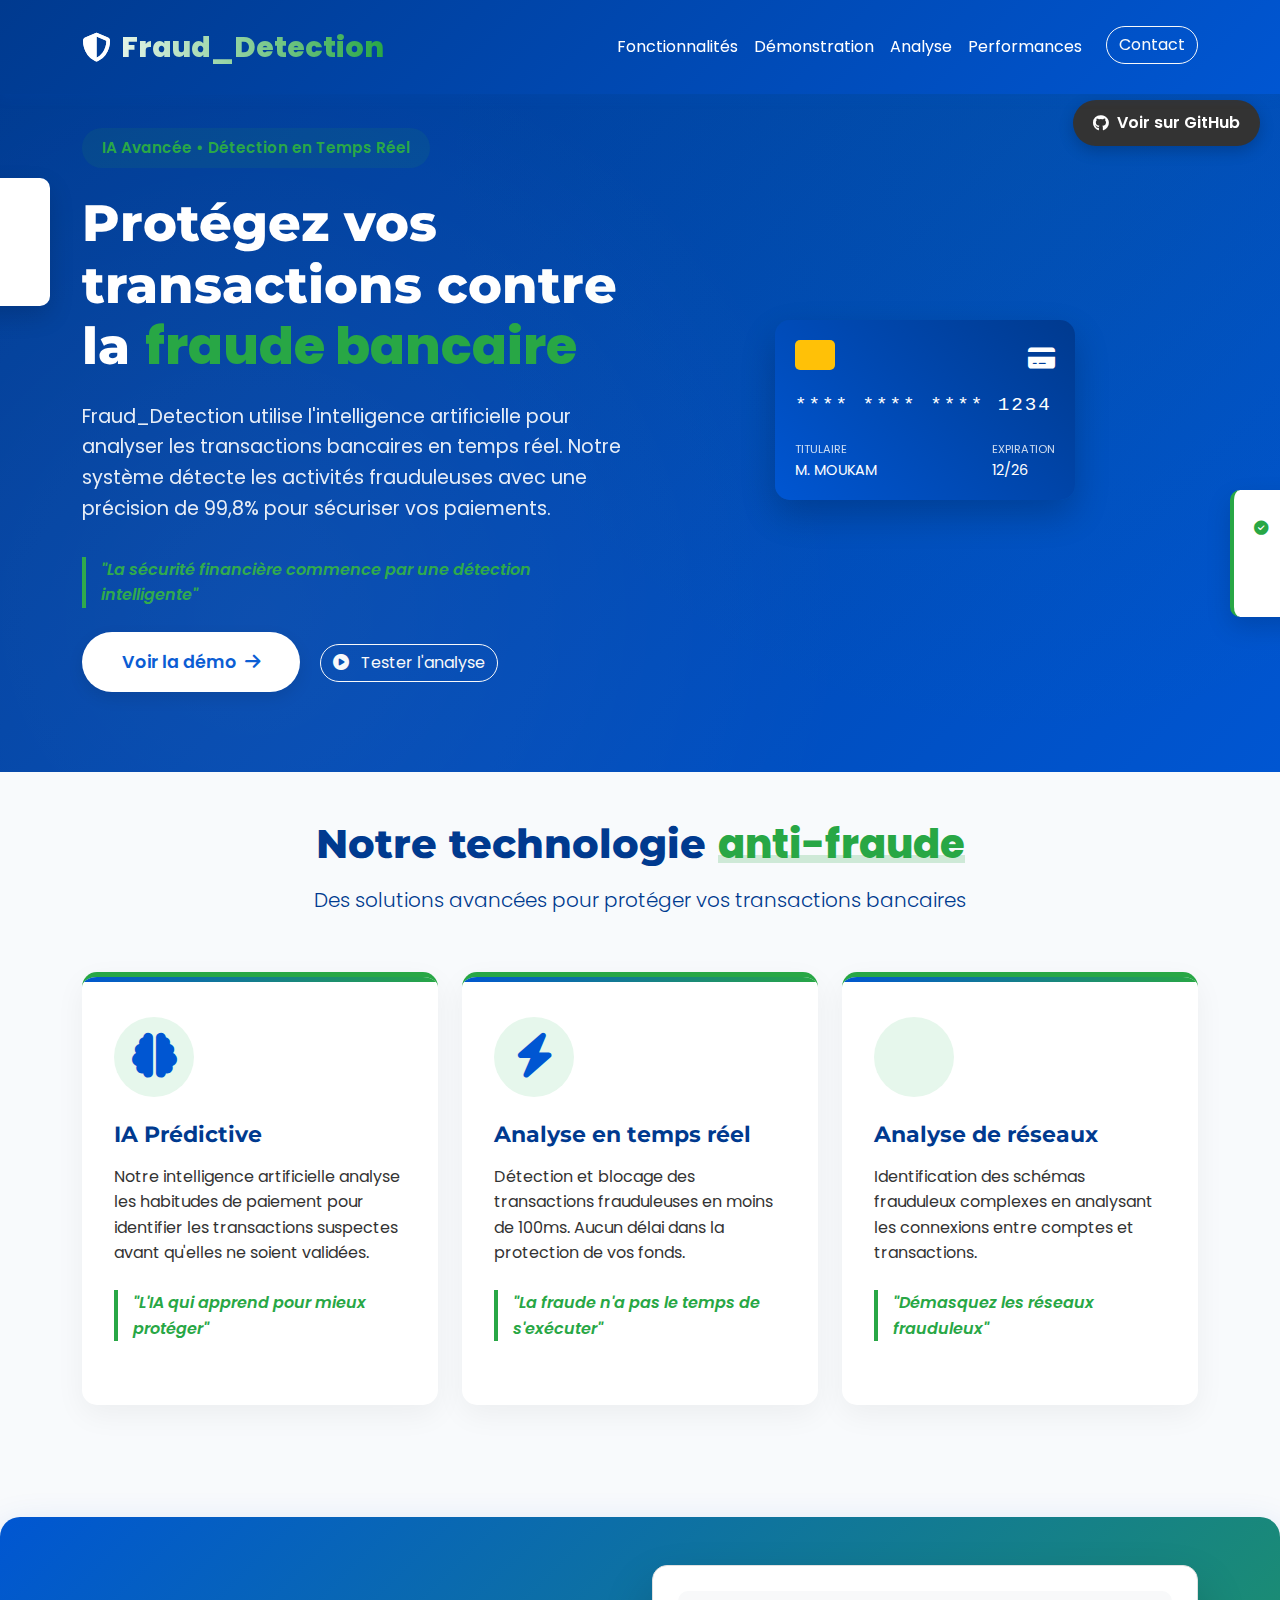
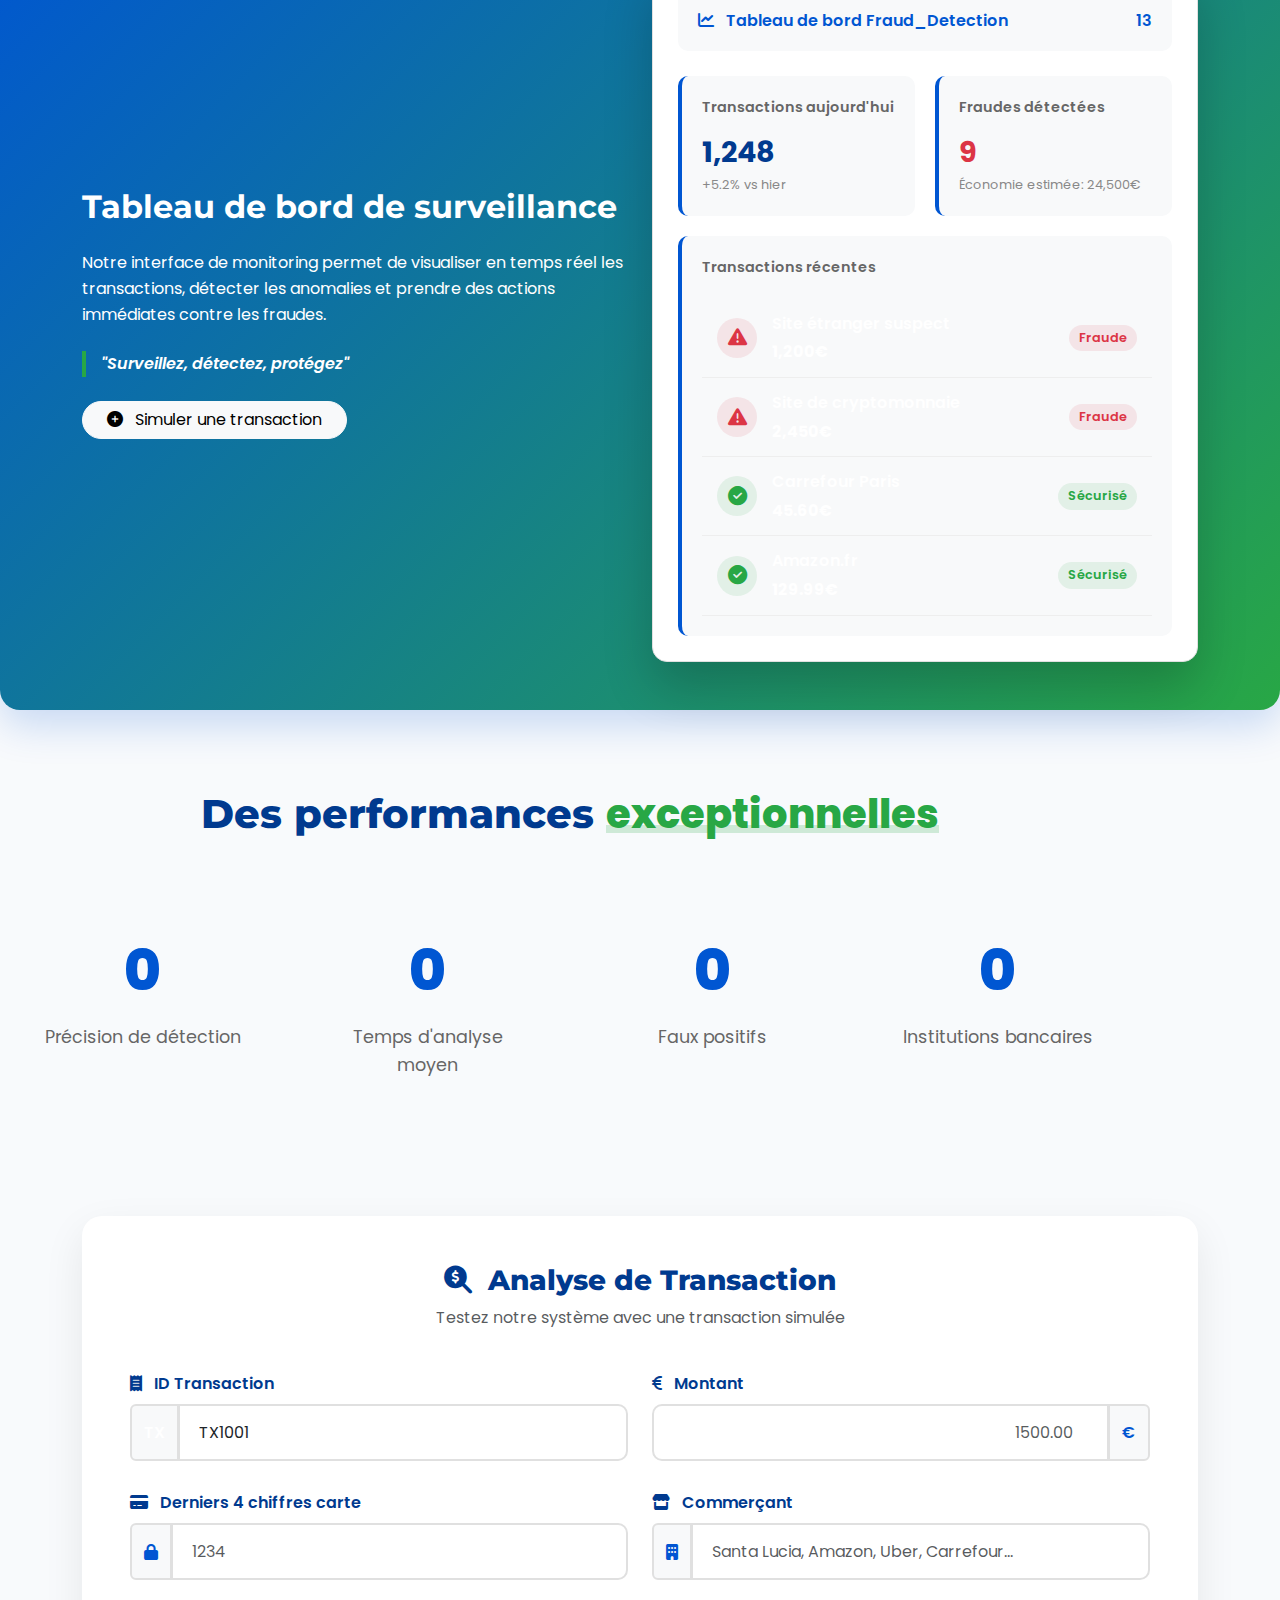
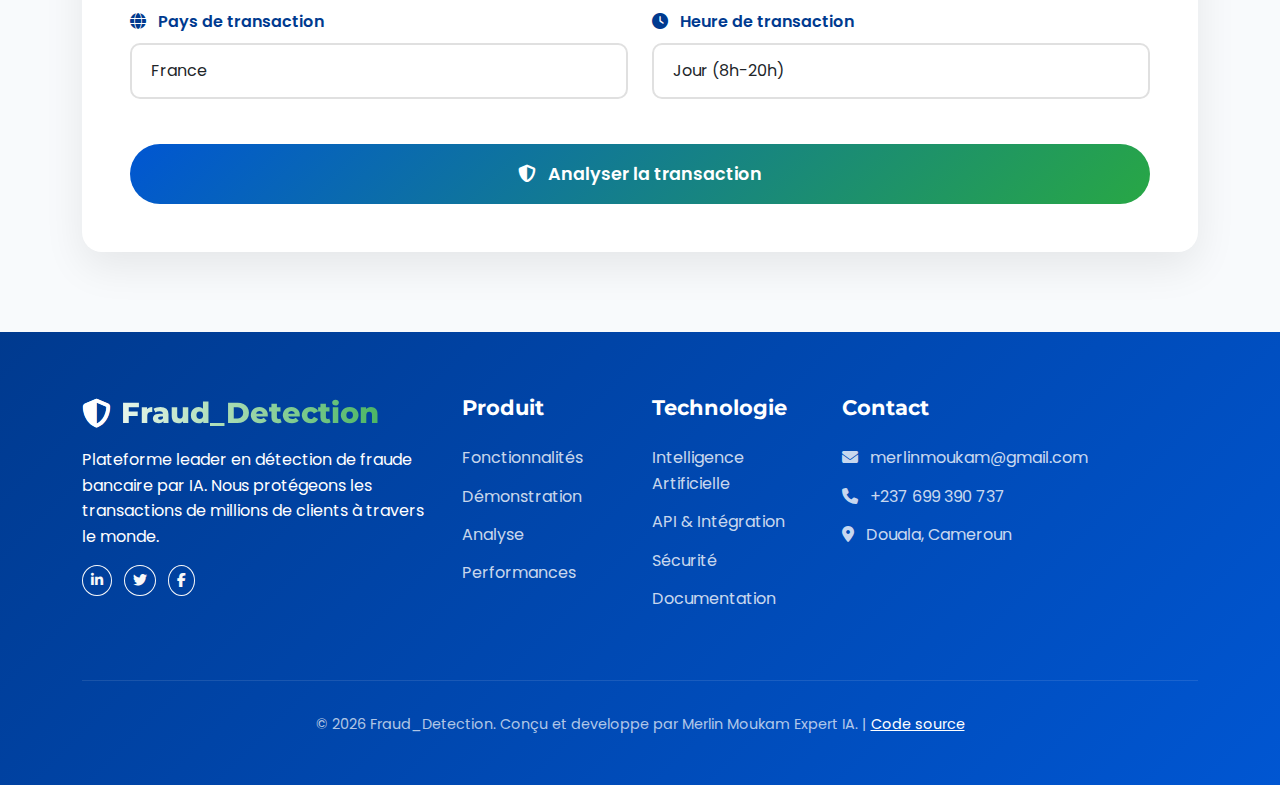
<file: index.html>
<!DOCTYPE html>
<html lang="fr">
<head>
    <meta charset="UTF-8">
    <meta name="viewport" content="width=device-width, initial-scale=1.0">
    <title>Fraud_Detection • Détection Intelligente de Fraude Bancaire</title>
    <!-- Bootstrap 5 -->
    <link href="https://cdn.jsdelivr.net/npm/bootstrap@5.3.3/dist/css/bootstrap.min.css" rel="stylesheet">
    <!-- Font Awesome -->
    <link rel="stylesheet" href="https://cdnjs.cloudflare.com/ajax/libs/font-awesome/6.4.0/css/all.min.css">
    <!-- Google Fonts -->
    <link href="https://fonts.googleapis.com/css2?family=Poppins:wght@300;400;500;600;700&family=Montserrat:wght@700;800&display=swap" rel="stylesheet">
    <!-- Favicon -->
    <link rel="icon" type="image/x-icon" href="https://img.icons8.com/color/96/000000/security-checked.png">
    <style>
        :root {
            --banking-blue: #0056D2;
            --banking-dark-blue: #003A8F;
            --banking-green: #28A745;
            --banking-light-green: #E6F7EC;
            --banking-gold: #FFC107;
            --banking-red: #DC3545;
            --banking-gradient: linear-gradient(135deg, var(--banking-blue) 0%, var(--banking-green) 100%);
            --banking-gradient-dark: linear-gradient(135deg, var(--banking-dark-blue) 0%, var(--banking-blue) 100%);
            --fraud-red: #DC3545;
            --safe-green: #28A745;
            --warning-orange: #FD7E14;
        }
        
        * {
            font-family: 'Poppins', sans-serif;
        }
        
        body {
            background-color: #f8fafc;
            color: #333;
            line-height: 1.6;
            overflow-x: hidden;
        }
        
        h1, h2, h3, h4, h5, .brand {
            font-family: 'Montserrat', sans-serif;
            font-weight: 700;
        }
        
        /* Navbar */
        .navbar {
            padding: 1.2rem 0;
            background: var(--banking-gradient-dark);
            box-shadow: 0 4px 12px rgba(0, 86, 210, 0.1);
            transition: all 0.3s ease;
            position: fixed;
            top: 0;
            width: 100%;
            z-index: 1000;
        }
        
        .navbar-brand {
            font-weight: 800;
            font-size: 1.8rem;
            background: linear-gradient(90deg, #FFFFFF 0%, var(--banking-green) 100%);
            -webkit-background-clip: text;
            background-clip: text;
            color: transparent;
            display: flex;
            align-items: center;
        }
        
        .navbar-brand i {
            margin-right: 10px;
            font-size: 1.8rem;
            color: white;
        }
        
        /* Hero Section */
        .hero-section {
            padding: 8rem 0 5rem;
            background: var(--banking-gradient-dark);
            color: white;
            position: relative;
            overflow: hidden;
        }
        
        .hero-section::before {
            content: "";
            position: absolute;
            top: 0;
            left: 0;
            width: 100%;
            height: 100%;
            background-image: radial-gradient(circle at 20% 80%, rgba(255, 255, 255, 0.05) 0%, transparent 50%),
                              radial-gradient(circle at 80% 20%, rgba(40, 167, 69, 0.05) 0%, transparent 50%);
        }
        
        .hero-title {
            font-size: 3.2rem;
            font-weight: 800;
            margin-bottom: 1.5rem;
            line-height: 1.2;
        }
        
        .hero-subtitle {
            font-size: 1.2rem;
            opacity: 0.9;
            margin-bottom: 2rem;
            max-width: 700px;
        }
        
        .highlight {
            color: var(--banking-green);
            position: relative;
            display: inline-block;
        }
        
        .highlight::after {
            content: "";
            position: absolute;
            bottom: 5px;
            left: 0;
            width: 100%;
            height: 8px;
            background-color: rgba(40, 167, 69, 0.2);
            z-index: -1;
        }
        
        .tagline {
            display: inline-block;
            background: rgba(40, 167, 69, 0.1);
            color: var(--banking-green);
            padding: 8px 20px;
            border-radius: 30px;
            font-size: 0.95rem;
            font-weight: 600;
            margin-bottom: 1.5rem;
        }
        
        .slogan {
            font-weight: 600;
            font-style: italic;
            color: var(--banking-green);
            border-left: 4px solid var(--banking-green);
            padding-left: 15px;
            margin: 1.5rem 0;
        }
        
        /* CTA Button */
        .cta-button {
            background: white;
            color: var(--banking-blue);
            border: none;
            padding: 1rem 2.5rem;
            border-radius: 50px;
            font-weight: 600;
            font-size: 1.1rem;
            transition: all 0.3s ease;
            box-shadow: 0 6px 15px rgba(0, 0, 0, 0.1);
            display: inline-flex;
            align-items: center;
            text-decoration: none;
        }
        
        .cta-button:hover {
            transform: translateY(-3px);
            box-shadow: 0 10px 20px rgba(0, 0, 0, 0.15);
            color: var(--banking-dark-blue);
        }
        
        .cta-button i {
            margin-left: 8px;
            transition: transform 0.3s ease;
        }
        
        .cta-button:hover i {
            transform: translateX(5px);
        }
        
        /* Section Titles */
        .section-title {
            text-align: center;
            margin-bottom: 3.5rem;
            color: var(--banking-dark-blue);
        }
        
        .section-title h2 {
            font-size: 2.5rem;
            font-weight: 800;
            margin-bottom: 1rem;
        }
        
        /* Feature Cards */
        .feature-card {
            background: white;
            border-radius: 15px;
            padding: 2.5rem 2rem;
            box-shadow: 0 10px 30px rgba(0, 0, 0, 0.05);
            height: 100%;
            transition: transform 0.3s ease, box-shadow 0.3s ease;
            border-top: 5px solid var(--banking-green);
            position: relative;
            overflow: hidden;
        }
        
        .feature-card::before {
            content: "";
            position: absolute;
            top: 0;
            left: 0;
            width: 100%;
            height: 5px;
            background: var(--banking-gradient);
        }
        
        .feature-card:hover {
            transform: translateY(-10px);
            box-shadow: 0 15px 40px rgba(0, 86, 210, 0.1);
        }
        
        .feature-icon {
            font-size: 2.8rem;
            margin-bottom: 1.5rem;
            color: var(--banking-blue);
            background: var(--banking-light-green);
            width: 80px;
            height: 80px;
            border-radius: 50%;
            display: flex;
            align-items: center;
            justify-content: center;
        }
        
        .feature-title {
            font-size: 1.4rem;
            font-weight: 700;
            margin-bottom: 1rem;
            color: var(--banking-dark-blue);
        }
        
        /* Demo Section */
        .demo-section {
            background: var(--banking-gradient);
            color: white;
            border-radius: 20px;
            padding: 3rem;
            margin: 4rem 0;
            box-shadow: 0 15px 40px rgba(0, 86, 210, 0.2);
        }
        
        /* Dashboard Mockup */
        .dashboard-mockup {
            position: relative;
            width: 100%;
            margin: 0 auto;
        }
        
        .dashboard-screen {
            background: #fff;
            border-radius: 15px;
            padding: 25px;
            width: 100%;
            margin: 0 auto;
            position: relative;
            box-shadow: 0 25px 50px rgba(0,0,0,0.2);
            border: 1px solid #e0e0e0;
        }
        
        .dashboard-header {
            background: #f8f9fa;
            height: 60px;
            border-radius: 10px;
            display: flex;
            align-items: center;
            justify-content: space-between;
            padding: 0 20px;
            color: var(--banking-blue);
            font-weight: 600;
            margin-bottom: 25px;
        }
        
        .dashboard-content {
            display: grid;
            grid-template-columns: repeat(2, 1fr);
            gap: 20px;
        }
        
        .dashboard-widget {
            background: #f8f9fa;
            border-radius: 10px;
            padding: 20px;
            border-left: 4px solid var(--banking-blue);
        }
        
        .widget-title {
            font-size: 0.9rem;
            font-weight: 600;
            color: #666;
            margin-bottom: 10px;
        }
        
        .widget-value {
            font-size: 1.8rem;
            font-weight: 700;
            color: var(--banking-dark-blue);
        }
        
        .widget-small {
            font-size: 0.8rem;
            color: #888;
        }
        
        .transaction-list {
            margin-top: 20px;
        }
        
        .transaction-item {
            display: flex;
            align-items: center;
            padding: 12px 15px;
            border-bottom: 1px solid #eee;
        }
        
        .transaction-icon {
            width: 40px;
            height: 40px;
            border-radius: 50%;
            display: flex;
            align-items: center;
            justify-content: center;
            margin-right: 15px;
            font-size: 1.2rem;
        }
        
        .fraud-transaction .transaction-icon {
            background: rgba(220, 53, 69, 0.1);
            color: var(--fraud-red);
        }
        
        .safe-transaction .transaction-icon {
            background: rgba(40, 167, 69, 0.1);
            color: var(--safe-green);
        }
        
        .transaction-details {
            flex-grow: 1;
        }
        
        .transaction-merchant {
            font-weight: 600;
            margin-bottom: 3px;
        }
        
        .transaction-amount {
            font-weight: 700;
        }
        
        .transaction-status {
            font-size: 0.8rem;
            padding: 3px 10px;
            border-radius: 20px;
            font-weight: 600;
        }
        
        .status-fraud {
            background: rgba(220, 53, 69, 0.1);
            color: var(--fraud-red);
        }
        
        .status-safe {
            background: rgba(40, 167, 69, 0.1);
            color: var(--safe-green);
        }
        
        .alert-bubble {
            position: absolute;
            background: white;
            padding: 15px 20px;
            border-radius: 10px;
            max-width: 250px;
            box-shadow: 0 10px 25px rgba(0, 0, 0, 0.15);
            font-size: 0.9rem;
            z-index: 10;
            border-left: 4px solid var(--banking-red);
        }
        
        .bubble-fraud {
            top: 20%;
            left: -200px;
            animation: floatLeft 3s ease-in-out infinite;
        }
        
        .bubble-safe {
            bottom: 20%;
            right: -200px;
            border-left: 4px solid var(--banking-green);
            animation: floatRight 3s ease-in-out infinite;
        }
        
        @keyframes floatLeft {
            0%, 100% { transform: translateY(0) translateX(0); }
            50% { transform: translateY(-10px) translateX(-5px); }
        }
        
        @keyframes floatRight {
            0%, 100% { transform: translateY(0) translateX(0); }
            50% { transform: translateY(-10px) translateX(5px); }
        }
        
        @keyframes fadeIn {
            from { opacity: 0; transform: translateY(10px); }
            to { opacity: 1; transform: translateY(0); }
        }
        
        /* Stats */
        .stats-container {
            margin: 5rem 0;
        }
        
        .stat-card {
            text-align: center;
            padding: 2rem;
        }
        
        .stat-number {
            font-size: 3.5rem;
            font-weight: 800;
            margin-bottom: 0.5rem;
            color: var(--banking-blue);
        }
        
        .stat-text {
            font-size: 1.1rem;
            color: #666;
        }
        
        /* Analysis Form */
        .analysis-section {
            background: white;
            border-radius: 20px;
            padding: 3rem;
            box-shadow: 0 15px 40px rgba(0, 0, 0, 0.08);
            margin: 4rem 0;
        }
        
        .form-header {
            text-align: center;
            margin-bottom: 2.5rem;
        }
        
        .form-header h3 {
            color: var(--banking-dark-blue);
            font-weight: 800;
        }
        
        .form-group-enhanced {
            margin-bottom: 1.8rem;
        }
        
        .form-label-enhanced {
            font-weight: 600;
            color: var(--banking-dark-blue);
            margin-bottom: 0.5rem;
            display: block;
        }
        
        .form-control-enhanced {
            border: 2px solid #e0e0e0;
            border-radius: 10px;
            padding: 0.9rem 1.2rem;
            font-size: 1rem;
            transition: all 0.3s ease;
        }
        
        .form-control-enhanced:focus {
            border-color: var(--banking-green);
            box-shadow: 0 0 0 0.25rem rgba(40, 167, 69, 0.25);
        }
        
        .input-group-enhanced .input-group-text {
            background-color: #f8f9fa;
            border: 2px solid #e0e0e0;
            color: var(--banking-blue);
            font-weight: 600;
        }
        
        .btn-analysis {
            background: var(--banking-gradient);
            color: white;
            border: none;
            padding: 1rem 3rem;
            border-radius: 50px;
            font-weight: 600;
            font-size: 1.1rem;
            transition: all 0.3s ease;
            width: 100%;
            margin-top: 1rem;
        }
        
        .btn-analysis:hover {
            transform: translateY(-3px);
            box-shadow: 0 10px 20px rgba(0, 86, 210, 0.3);
        }
        
        /* Footer */
        .footer {
            background: var(--banking-gradient-dark);
            color: white;
            padding: 4rem 0 2rem;
            margin-top: 5rem;
        }
        
        .footer-heading {
            font-size: 1.3rem;
            font-weight: 700;
            margin-bottom: 1.5rem;
            color: white;
        }
        
        .footer-links a {
            color: rgba(255, 255, 255, 0.8);
            text-decoration: none;
            display: block;
            margin-bottom: 0.8rem;
            transition: color 0.3s ease;
        }
        
        .footer-links a:hover {
            color: var(--banking-green);
        }
        
        .copyright {
            text-align: center;
            padding-top: 2rem;
            margin-top: 2rem;
            border-top: 1px solid rgba(255, 255, 255, 0.1);
            color: rgba(255, 255, 255, 0.7);
            font-size: 0.9rem;
        }
        
        /* Responsive */
        @media (max-width: 992px) {
            .hero-title {
                font-size: 2.5rem;
            }
            
            .section-title h2 {
                font-size: 2.2rem;
            }
            
            .alert-bubble {
                position: relative;
                left: auto !important;
                right: auto !important;
                top: auto !important;
                bottom: auto !important;
                margin: 20px auto;
                max-width: 280px;
            }
            
            .dashboard-mockup {
                margin: 3rem auto;
            }
            
            .dashboard-content {
                grid-template-columns: 1fr;
            }
        }
        
        @media (max-width: 768px) {
            .hero-title {
                font-size: 2rem;
            }
            
            .hero-section {
                padding: 7rem 0 3rem;
            }
            
            .section-title h2 {
                font-size: 1.8rem;
            }
            
            .stat-number {
                font-size: 2.8rem;
            }
            
            .demo-section, .analysis-section {
                padding: 2rem;
            }
        }
        
        /* GitHub Badge */
        .github-badge {
            position: fixed;
            top: 100px;
            right: 20px;
            z-index: 1000;
        }
        
        .github-badge a {
            background: #333;
            color: white;
            padding: 10px 20px;
            border-radius: 30px;
            text-decoration: none;
            font-weight: 600;
            display: flex;
            align-items: center;
            gap: 8px;
            box-shadow: 0 5px 15px rgba(0,0,0,0.2);
            transition: all 0.3s ease;
        }
        
        .github-badge a:hover {
            background: #000;
            transform: translateY(-3px);
        }
        
        /* Card Visualization */
        .card-visualization {
            position: relative;
            width: 300px;
            height: 180px;
            border-radius: 15px;
            background: linear-gradient(45deg, var(--banking-blue), var(--banking-dark-blue));
            color: white;
            padding: 20px;
            box-shadow: 0 15px 35px rgba(0, 0, 0, 0.2);
            margin: 0 auto;
        }
        
        .card-chip {
            width: 40px;
            height: 30px;
            background: #FFC107;
            border-radius: 5px;
            margin-bottom: 20px;
        }
        
        .card-number {
            font-family: 'Courier New', monospace;
            font-size: 1.2rem;
            letter-spacing: 2px;
            margin-bottom: 20px;
        }
        
        .card-details {
            display: flex;
            justify-content: space-between;
            font-size: 0.9rem;
        }
        
        .card-logo {
            position: absolute;
            top: 20px;
            right: 20px;
            font-size: 1.5rem;
            color: white;
        }
    </style>
</head>
<body>
    <!-- GitHub Badge -->
    <div class="github-badge d-none d-md-block">
        <a href="https://github.com/votre-username/Fraud_Detection" target="_blank">
            <i class="fab fa-github"></i> Voir sur GitHub
        </a>
    </div>

    <!-- Navigation -->
    <nav class="navbar navbar-expand-lg">
        <div class="container">
            <a class="navbar-brand" href="#">
                <i class="fas fa-shield-alt"></i>
                Fraud_Detection
            </a>
            
            <button class="navbar-toggler" type="button" data-bs-toggle="collapse" data-bs-target="#navbarNav">
                <span class="navbar-toggler-icon" style="color: white; filter: invert(1);">☰</span>
            </button>
            
            <div class="collapse navbar-collapse" id="navbarNav">
                <ul class="navbar-nav ms-auto">
                    <li class="nav-item">
                        <a class="nav-link text-white" href="#features">Fonctionnalités</a>
                    </li>
                    <li class="nav-item">
                        <a class="nav-link text-white" href="#demo">Démonstration</a>
                    </li>
                    <li class="nav-item">
                        <a class="nav-link text-white" href="#analysis">Analyse</a>
                    </li>
                    <li class="nav-item">
                        <a class="nav-link text-white" href="#stats">Performances</a>
                    </li>
                    <li class="nav-item ms-lg-3">
                        <a class="btn btn-outline-light rounded-pill" href="#contact">Contact</a>
                    </li>
                </ul>
            </div>
        </div>
    </nav>

    <!-- Section Hero -->
    <section class="hero-section" id="home">
        <div class="container">
            <div class="row align-items-center">
                <div class="col-lg-6">
                    <span class="tagline">IA Avancée • Détection en Temps Réel</span>
                    <h1 class="hero-title">
                        Protégez vos transactions contre la <span class="highlight">fraude bancaire</span>
                    </h1>
                    <p class="hero-subtitle">
                        Fraud_Detection utilise l'intelligence artificielle pour analyser les transactions bancaires en temps réel. Notre système détecte les activités frauduleuses avec une précision de 99,8% pour sécuriser vos paiements.
                    </p>
                    <div class="slogan">
                        "La sécurité financière commence par une détection intelligente"
                    </div>
                    <div class="mt-4">
                        <a href="#demo" class="cta-button me-3">
                            Voir la démo <i class="fas fa-arrow-right"></i>
                        </a>
                        <a href="#analysis" class="btn btn-outline-light rounded-pill">
                            <i class="fas fa-play-circle me-2"></i> Tester l'analyse
                        </a>
                    </div>
                </div>
                <div class="col-lg-6">
                    <!-- Visualisation de carte bancaire -->
                    <div class="card-visualization">
                        <div class="card-logo">
                            <i class="fas fa-credit-card"></i>
                        </div>
                        <div class="card-chip"></div>
                        <div class="card-number">**** **** **** 1234</div>
                        <div class="card-details">
                            <div>
                                <div style="font-size: 0.7rem; opacity: 0.8;">TITULAIRE</div>
                                <div>M. MOUKAM</div>
                            </div>
                            <div>
                                <div style="font-size: 0.7rem; opacity: 0.8;">EXPIRATION</div>
                                <div>12/26</div>
                            </div>
                        </div>
                    </div>
                    
                    <div class="alert-bubble bubble-fraud mt-4">
                        <div style="display: flex; align-items: center; margin-bottom: 5px;">
                            <i class="fas fa-exclamation-triangle me-2" style="color: var(--fraud-red);"></i>
                            <strong>FRAUDE DÉTECTÉE</strong>
                        </div>
                        "Transaction suspecte de 2,450€ détectée à 03:15 AM à Dubaï"
                    </div>
                    
                    <div class="alert-bubble bubble-safe mt-4">
                        <div style="display: flex; align-items: center; margin-bottom: 5px;">
                            <i class="fas fa-check-circle me-2" style="color: var(--safe-green);"></i>
                            <strong>TRANSACTION SÉCURISÉE</strong>
                        </div>
                        "Achat de 45.60€ chez Carrefour Paris - Validé"
                    </div>
                </div>
            </div>
        </div>
    </section>

    <!-- Section Fonctionnalités -->
    <section id="features" class="container py-5">
        <div class="section-title">
            <h2>Notre technologie <span class="highlight">anti-fraude</span></h2>
            <p class="lead">Des solutions avancées pour protéger vos transactions bancaires</p>
        </div>
        
        <div class="row g-4">
            <div class="col-md-6 col-lg-4">
                <div class="feature-card">
                    <div class="feature-icon">
                        <i class="fas fa-brain"></i>
                    </div>
                    <h3 class="feature-title">IA Prédictive</h3>
                    <p>Notre intelligence artificielle analyse les habitudes de paiement pour identifier les transactions suspectes avant qu'elles ne soient validées.</p>
                    <div class="slogan">"L'IA qui apprend pour mieux protéger"</div>
                </div>
            </div>
            
            <div class="col-md-6 col-lg-4">
                <div class="feature-card">
                    <div class="feature-icon">
                        <i class="fas fa-bolt"></i>
                    </div>
                    <h3 class="feature-title">Analyse en temps réel</h3>
                    <p>Détection et blocage des transactions frauduleuses en moins de 100ms. Aucun délai dans la protection de vos fonds.</p>
                    <div class="slogan">"La fraude n'a pas le temps de s'exécuter"</div>
                </div>
            </div>
            
            <div class="col-md-6 col-lg-4">
                <div class="feature-card">
                    <div class="feature-icon">
                        <i class="fas fa-chart-network"></i>
                    </div>
                    <h3 class="feature-title">Analyse de réseaux</h3>
                    <p>Identification des schémas frauduleux complexes en analysant les connexions entre comptes et transactions.</p>
                    <div class="slogan">"Démasquez les réseaux frauduleux"</div>
                </div>
            </div>
        </div>
    </section>

    <!-- Section Démonstration -->
    <section id="demo" class="demo-section">
        <div class="container">
            <div class="row align-items-center">
                <div class="col-lg-6">
                    <h2 class="text-white mb-4">Tableau de bord de surveillance</h2>
                    <p class="text-white opacity-90">
                        Notre interface de monitoring permet de visualiser en temps réel les transactions, détecter les anomalies et prendre des actions immédiates contre les fraudes.
                    </p>
                    <div class="slogan text-white">
                        "Surveillez, détectez, protégez"
                    </div>
                    <div class="mt-4">
                        <button class="btn btn-light rounded-pill px-4" id="simulateTransaction">
                            <i class="fas fa-plus-circle me-2"></i> Simuler une transaction
                        </button>
                    </div>
                </div>
                <div class="col-lg-6">
                    <div class="dashboard-mockup">
                        <div class="dashboard-screen">
                            <div class="dashboard-header">
                                <span><i class="fas fa-chart-line me-2"></i> Tableau de bord Fraud_Detection</span>
                                <span id="fraudCount">12</span>
                            </div>
                            
                            <div class="dashboard-content">
                                <div class="dashboard-widget">
                                    <div class="widget-title">Transactions aujourd'hui</div>
                                    <div class="widget-value" id="transactionCount">1,247</div>
                                    <div class="widget-small">+5.2% vs hier</div>
                                </div>
                                
                                <div class="dashboard-widget">
                                    <div class="widget-title">Fraudes détectées</div>
                                    <div class="widget-value text-danger" id="detectedFraudCount">8</div>
                                    <div class="widget-small">Économie estimée: 24,500€</div>
                                </div>
                                
                                <div class="dashboard-widget" style="grid-column: span 2;">
                                    <div class="widget-title">Transactions récentes</div>
                                    <div class="transaction-list" id="transactionList">
                                        <!-- Transactions seront ajoutées par JavaScript -->
                                        <div class="transaction-item fraud-transaction">
                                            <div class="transaction-icon">
                                                <i class="fas fa-exclamation-triangle"></i>
                                            </div>
                                            <div class="transaction-details">
                                                <div class="transaction-merchant">Site de cryptomonnaie</div>
                                                <div class="transaction-amount">2,450€</div>
                                            </div>
                                            <div class="transaction-status status-fraud">Fraude</div>
                                        </div>
                                        
                                        <div class="transaction-item safe-transaction">
                                            <div class="transaction-icon">
                                                <i class="fas fa-check-circle"></i>
                                            </div>
                                            <div class="transaction-details">
                                                <div class="transaction-merchant">Carrefour Paris</div>
                                                <div class="transaction-amount">45.60€</div>
                                            </div>
                                            <div class="transaction-status status-safe">Sécurisé</div>
                                        </div>
                                        
                                        <div class="transaction-item safe-transaction">
                                            <div class="transaction-icon">
                                                <i class="fas fa-check-circle"></i>
                                            </div>
                                            <div class="transaction-details">
                                                <div class="transaction-merchant">Amazon.fr</div>
                                                <div class="transaction-amount">129.99€</div>
                                            </div>
                                            <div class="transaction-status status-safe">Sécurisé</div>
                                        </div>
                                    </div>
                                </div>
                            </div>
                        </div>
                    </div>
                </div>
            </div>
        </div>
    </section>

    <!-- Section Statistiques -->
    <section id="stats" class="container stats-container">
        <div class="section-title">
            <h2>Des performances <span class="highlight">exceptionnelles</span></h2>
        </div>
        
        <div class="row text-center">
            <div class="col-md-3 col-6 mb-4">
                <div class="stat-card">
                    <div class="stat-number" id="stat1">0</div>
                    <div class="stat-text">Précision de détection</div>
                </div>
            </div>
            <div class="col-md-3 col-6 mb-4">
                <div class="stat-card">
                    <div class="stat-number" id="stat2">0</div>
                    <div class="stat-text">Temps d'analyse moyen</div>
                </div>
            </div>
            <div class="col-md-3 col-6 mb-4">
                <div class="stat-card">
                    <div class="stat-number" id="stat3">0</div>
                    <div class="stat-text">Faux positifs</div>
                </div>
            </div>
            <div class="col-md-3 col-6 mb-4">
                <div class="stat-card">
                    <div class="stat-number" id="stat4">0</div>
                    <div class="stat-text">Institutions bancaires</div>
                </div>
            </div>
        </div>
    </section>

    <!-- Section Analyse -->
    <section id="analysis" class="container">
        <div class="analysis-section">
            <div class="form-header">
                <h3><i class="fas fa-search-dollar me-2"></i> Analyse de Transaction</h3>
                <p class="text-muted">Testez notre système avec une transaction simulée</p>
            </div>
            
            <form id="transactionForm">
                <div class="row">
                    <div class="col-md-6">
                        <div class="form-group-enhanced">
                            <label class="form-label-enhanced">
                                <i class="fas fa-receipt me-2"></i> ID Transaction
                            </label>
                            <div class="input-group input-group-enhanced">
                                <span class="input-group-text banking-gradient text-white">TX</span>
                                <input type="text" id="transactionId" class="form-control form-control-enhanced" value="TX1001" required>
                            </div>
                        </div>
                    </div>
                    
                    <div class="col-md-6">
                        <div class="form-group-enhanced">
                            <label class="form-label-enhanced">
                                <i class="fas fa-euro-sign me-2"></i> Montant
                            </label>
                            <div class="input-group input-group-enhanced">
                                <input type="number" step="0.01" id="transactionAmount" class="form-control form-control-enhanced text-end" placeholder="1500.00" required>
                                <span class="input-group-text">€</span>
                            </div>
                        </div>
                    </div>
                </div>
                
                <div class="row">
                    <div class="col-md-6">
                        <div class="form-group-enhanced">
                            <label class="form-label-enhanced">
                                <i class="fas fa-credit-card me-2"></i> Derniers 4 chiffres carte
                            </label>
                            <div class="input-group input-group-enhanced">
                                <span class="input-group-text">
                                    <i class="fas fa-lock"></i>
                                </span>
                                <input type="text" id="cardLast4" class="form-control form-control-enhanced" maxlength="4" placeholder="1234" required pattern="\d{4}">
                            </div>
                        </div>
                    </div>
                    
                    <div class="col-md-6">
                        <div class="form-group-enhanced">
                            <label class="form-label-enhanced">
                                <i class="fas fa-store me-2"></i> Commerçant
                            </label>
                            <div class="input-group input-group-enhanced">
                                <span class="input-group-text">
                                    <i class="fas fa-building"></i>
                                </span>
                                <input type="text" id="merchant" class="form-control form-control-enhanced" placeholder="Santa Lucia, Amazon, Uber, Carrefour..." required>
                            </div>
                        </div>
                    </div>
                </div>
                
                <div class="row">
                    <div class="col-md-6">
                        <div class="form-group-enhanced">
                            <label class="form-label-enhanced">
                                <i class="fas fa-globe me-2"></i> Pays de transaction
                            </label>
                            <select id="country" class="form-control form-control-enhanced">
                                <option value="FR">France</option>
                                <option value="US">États-Unis</option>
                                <option value="CN">Chine</option>
                                <option value="AE">Émirats Arabes Unis</option>
                                <option value="RU">Russie</option>
                                <option value="NG">Nigéria</option>
                            </select>
                        </div>
                    </div>
                    
                    <div class="col-md-6">
                        <div class="form-group-enhanced">
                            <label class="form-label-enhanced">
                                <i class="fas fa-clock me-2"></i> Heure de transaction
                            </label>
                            <select id="time" class="form-control form-control-enhanced">
                                <option value="day">Jour (8h-20h)</option>
                                <option value="night">Nuit (20h-8h)</option>
                            </select>
                        </div>
                    </div>
                </div>
                
                <div class="text-center">
                    <button type="submit" class="btn-analysis">
                        <i class="fas fa-shield-alt me-2"></i> Analyser la transaction
                    </button>
                </div>
            </form>
            
            <!-- Résultat de l'analyse -->
            <div class="mt-5" id="analysisResult" style="display: none;">
                <div class="card">
                    <div class="card-body">
                        <h5 class="card-title"><i class="fas fa-chart-bar me-2"></i> Résultat de l'analyse</h5>
                        <div class="row mt-4">
                            <div class="col-md-6">
                                <div class="d-flex align-items-center mb-3">
                                    <div class="me-3">
                                        <div class="bg-success rounded-circle p-3">
                                            <i class="fas fa-percentage text-white"></i>
                                        </div>
                                    </div>
                                    <div>
                                        <h6 class="mb-1">Risque de fraude</h6>
                                        <div class="progress" style="height: 10px;">
                                            <div class="progress-bar bg-success" id="riskPercentage" style="width: 15%"></div>
                                        </div>
                                        <small class="text-muted" id="riskText">Faible risque (15%)</small>
                                    </div>
                                </div>
                            </div>
                            <div class="col-md-6">
                                <div class="d-flex align-items-center mb-3">
                                    <div class="me-3">
                                        <div class="bg-primary rounded-circle p-3">
                                            <i class="fas fa-shield-alt text-white"></i>
                                        </div>
                                    </div>
                                    <div>
                                        <h6 class="mb-1">Recommandation</h6>
                                        <h5 class="text-success" id="recommendation">Transaction approuvée</h5>
                                    </div>
                                </div>
                            </div>
                        </div>
                        <div class="alert alert-info mt-3">
                            <i class="fas fa-info-circle me-2"></i>
                            <span id="analysisDetails">Cette transaction présente un profil normal et correspond aux habitudes du client.</span>
                        </div>
                    </div>
                </div>
            </div>
        </div>
    </section>

    <!-- Footer -->
    <footer class="footer" id="contact">
        <div class="container">
            <div class="row">
                <div class="col-lg-4 mb-4">
                    <h3 class="navbar-brand mb-3"><i class="fas fa-shield-alt"></i> Fraud_Detection</h3>
                    <p>Plateforme leader en détection de fraude bancaire par IA. Nous protégeons les transactions de millions de clients à travers le monde.</p>
                    <div class="mt-3">
                        <a href="#" class="btn btn-outline-light btn-sm rounded-circle me-2"><i class="fab fa-linkedin-in"></i></a>
                        <a href="#" class="btn btn-outline-light btn-sm rounded-circle me-2"><i class="fab fa-twitter"></i></a>
                        <a href="#" class="btn btn-outline-light btn-sm rounded-circle"><i class="fab fa-facebook-f"></i></a>
                    </div>
                </div>
                
                <div class="col-lg-2 col-md-6 mb-4">
                    <h5 class="footer-heading">Produit</h5>
                    <div class="footer-links">
                        <a href="#features">Fonctionnalités</a>
                        <a href="#demo">Démonstration</a>
                        <a href="#analysis">Analyse</a>
                        <a href="#stats">Performances</a>
                    </div>
                </div>
                
                <div class="col-lg-2 col-md-6 mb-4">
                    <h5 class="footer-heading">Technologie</h5>
                    <div class="footer-links">
                        <a href="#">Intelligence Artificielle</a>
                        <a href="#">API & Intégration</a>
                        <a href="#">Sécurité</a>
                        <a href="#">Documentation</a>
                    </div>
                </div>
                
                <div class="col-lg-4 mb-4">
                    <h5 class="footer-heading">Contact</h5>
                    <div class="footer-links">
                        <a href="#"><i class="fas fa-envelope me-2"></i> merlinmoukam@gmail.com</a>
                        <a href="#"><i class="fas fa-phone me-2"></i> +237 699 390 737 </a>
                        <a href="#"><i class="fas fa-map-marker-alt me-2"></i> Douala, Cameroun</a>
                    </div>
                </div>
            </div>
            
            <div class="copyright">
                <p>&copy; 2026 Fraud_Detection. Conçu et developpe par Merlin Moukam Expert IA. | 
                   <a href="https://github.com/votre-username/Fraud_Detection" class="text-white" target="_blank">Code source</a></p>
            </div>
        </div>
    </footer>

    <!-- Bootstrap JS -->
    <script src="https://cdn.jsdelivr.net/npm/bootstrap@5.3.3/dist/js/bootstrap.bundle.min.js"></script>
    
    <script>
        // Animation de la navbar au scroll
        window.addEventListener('scroll', function() {
            const navbar = document.querySelector('.navbar');
            if (window.scrollY > 50) {
                navbar.style.padding = '0.8rem 0';
                navbar.style.boxShadow = '0 4px 20px rgba(0, 86, 210, 0.15)';
            } else {
                navbar.style.padding = '1.2rem 0';
                navbar.style.boxShadow = '0 4px 12px rgba(0, 86, 210, 0.1)';
            }
        });
        
        // Animation des statistiques
        function animateCounter(element, target, suffix = '') {
            let current = 0;
            const increment = target / 50;
            const timer = setInterval(() => {
                current += increment;
                if (current >= target) {
                    current = target;
                    clearInterval(timer);
                }
                element.textContent = Math.round(current) + suffix;
            }, 40);
        }
        
        // Déclencher l'animation des statistiques quand elles sont visibles
        const observer = new IntersectionObserver((entries) => {
            entries.forEach(entry => {
                if (entry.isIntersecting) {
                    animateCounter(document.getElementById('stat1'), 99.8, '%');
                    animateCounter(document.getElementById('stat2'), 85, 'ms');
                    animateCounter(document.getElementById('stat3'), 0.3, '%');
                    animateCounter(document.getElementById('stat4'), 120, '+');
                    observer.unobserve(entry.target);
                }
            });
        }, { threshold: 0.5 });
        
        document.addEventListener('DOMContentLoaded', function() {
            const statsSection = document.querySelector('.stats-container');
            if (statsSection) {
                observer.observe(statsSection);
            }
            
            // Smooth scrolling pour les ancres
            document.querySelectorAll('a[href^="#"]').forEach(anchor => {
                anchor.addEventListener('click', function(e) {
                    e.preventDefault();
                    const targetId = this.getAttribute('href');
                    if (targetId === '#') return;
                    
                    const targetElement = document.querySelector(targetId);
                    if (targetElement) {
                        window.scrollTo({
                            top: targetElement.offsetTop - 80,
                            behavior: 'smooth'
                        });
                    }
                });
            });
            
            // Simulation de transaction
            const simulateBtn = document.getElementById('simulateTransaction');
            const transactionList = document.getElementById('transactionList');
            const fraudCount = document.getElementById('fraudCount');
            const transactionCount = document.getElementById('transactionCount');
            const detectedFraudCount = document.getElementById('detectedFraudCount');
            
            let fraudCounter = 12;
            let transactionCounter = 1247;
            let detectedFraudCounter = 8;
            
            const sampleTransactions = [
                {
                    type: 'fraud',
                    merchant: "Casino en ligne",
                    amount: "750€",
                    icon: "exclamation-triangle"
                },
                {
                    type: 'safe',
                    merchant: "Boulangerie du coin",
                    amount: "4.50€",
                    icon: "check-circle"
                },
                {
                    type: 'fraud',
                    merchant: "Site étranger suspect",
                    amount: "1,200€",
                    icon: "exclamation-triangle"
                },
                {
                    type: 'safe',
                    merchant: "Station essence Total",
                    amount: "65.30€",
                    icon: "check-circle"
                },
                {
                    type: 'safe',
                    merchant: "Netflix",
                    amount: "12.99€",
                    icon: "check-circle"
                }
            ];
            
            simulateBtn.addEventListener('click', function() {
                const randomTrans = sampleTransactions[Math.floor(Math.random() * sampleTransactions.length)];
                
                const transactionDiv = document.createElement('div');
                transactionDiv.className = `transaction-item ${randomTrans.type === 'fraud' ? 'fraud-transaction' : 'safe-transaction'}`;
                transactionDiv.innerHTML = `
                    <div class="transaction-icon">
                        <i class="fas fa-${randomTrans.icon}"></i>
                    </div>
                    <div class="transaction-details">
                        <div class="transaction-merchant">${randomTrans.merchant}</div>
                        <div class="transaction-amount">${randomTrans.amount}</div>
                    </div>
                    <div class="transaction-status ${randomTrans.type === 'fraud' ? 'status-fraud' : 'status-safe'}">
                        ${randomTrans.type === 'fraud' ? 'Fraude' : 'Sécurisé'}
                    </div>
                `;
                
                // Ajouter en haut de la liste
                transactionList.insertBefore(transactionDiv, transactionList.firstChild);
                
                // Limiter à 5 transactions max
                if (transactionList.children.length > 5) {
                    transactionList.removeChild(transactionList.lastChild);
                }
                
                // Mettre à jour les compteurs
                transactionCounter++;
                transactionCount.textContent = transactionCounter.toLocaleString();
                
                if (randomTrans.type === 'fraud') {
                    fraudCounter++;
                    detectedFraudCounter++;
                    fraudCount.textContent = fraudCounter;
                    detectedFraudCount.textContent = detectedFraudCounter;
                }
                
                // Animation
                transactionDiv.style.opacity = '0';
                transactionDiv.style.transform = 'translateY(20px)';
                
                setTimeout(() => {
                    transactionDiv.style.transition = 'opacity 0.3s ease, transform 0.3s ease';
                    transactionDiv.style.opacity = '1';
                    transactionDiv.style.transform = 'translateY(0)';
                }, 10);
            });
            
            // Analyse de transaction
            const transactionForm = document.getElementById('transactionForm');
            const analysisResult = document.getElementById('analysisResult');
            const riskPercentage = document.getElementById('riskPercentage');
            const riskText = document.getElementById('riskText');
            const recommendation = document.getElementById('recommendation');
            const analysisDetails = document.getElementById('analysisDetails');
            
            transactionForm.addEventListener('submit', function(e) {
                e.preventDefault();
                
                // Récupérer les valeurs du formulaire
                const amount = parseFloat(document.getElementById('transactionAmount').value);
                const merchant = document.getElementById('merchant').value.toLowerCase();
                const cardLast4 = document.getElementById('cardLast4').value;
                const country = document.getElementById('country').value;
                const time = document.getElementById('time').value;
                
                // Simulation d'analyse de risque
                let risk = 5; // Risque de base
                
                // Facteurs de risque
                if (amount > 1000) risk += 15;
                if (amount > 5000) risk += 30;
                
                // Type de commerçant
                if (merchant.includes('crypto') || merchant.includes('casino') || merchant.includes('jeu')) risk += 35;
                if (merchant.includes('amazon') || merchant.includes('uber') || merchant.includes('carrefour')) risk -= 5;
                
                // Pays à risque
                if (country === 'AE' || country === 'RU' || country === 'NG') risk += 25;
                if (country === 'FR') risk -= 5;
                
                // Heure de transaction
                if (time === 'night') risk += 15;
                
                // Derniers chiffres de carte
                if (cardLast4 === '1234' || cardLast4 === '0000') risk += 10;
                
                // Limiter le risque entre 1% et 95%
                risk = Math.max(1, Math.min(risk, 95));
                
                // Déterminer la recommandation
                let recText, recClass, details;
                
                if (risk < 20) {
                    recText = "Transaction approuvée";
                    recClass = "text-success";
                    details = "Cette transaction présente un profil normal et correspond aux habitudes du client.";
                } else if (risk < 50) {
                    recText = "Vérification requise";
                    recClass = "text-warning";
                    details = "Certains facteurs nécessitent une vérification supplémentaire. Recommandation: authentification à deux facteurs.";
                } else {
                    recText = "Transaction bloquée";
                    recClass = "text-danger";
                    details = "Transaction à haut risque détectée. Nous recommandons de bloquer cette transaction et de contacter le client.";
                }
                
                // Mettre à jour l'affichage
                riskPercentage.style.width = risk + '%';
                riskPercentage.className = 'progress-bar ' + 
                    (risk < 20 ? 'bg-success' : risk < 50 ? 'bg-warning' : 'bg-danger');
                
                riskText.textContent = 
                    (risk < 20 ? 'Faible risque' : risk < 50 ? 'Risque modéré' : 'Haut risque') + 
                    ' (' + risk.toFixed(0) + '%)';
                
                recommendation.textContent = recText;
                recommendation.className = recClass;
                analysisDetails.textContent = details;
                
                // Afficher les résultats
                analysisResult.style.display = 'block';
                
                // Scroll vers les résultats
                setTimeout(() => {
                    analysisResult.scrollIntoView({ behavior: 'smooth', block: 'nearest' });
                }, 100);
            });
            
            // Validation des 4 derniers chiffres de la carte
            const cardInput = document.getElementById('cardLast4');
            cardInput.addEventListener('input', function() {
                this.value = this.value.replace(/[^0-9]/g, '');
                if (this.value.length > 4) {
                    this.value = this.value.substring(0, 4);
                }
            });
            
            // Initialiser avec quelques transactions
            for (let i = 0; i < 2; i++) {
                setTimeout(() => {
                    simulateBtn.click();
                }, i * 1000);
            }
        });
    </script>
</body>
</html>
</file>
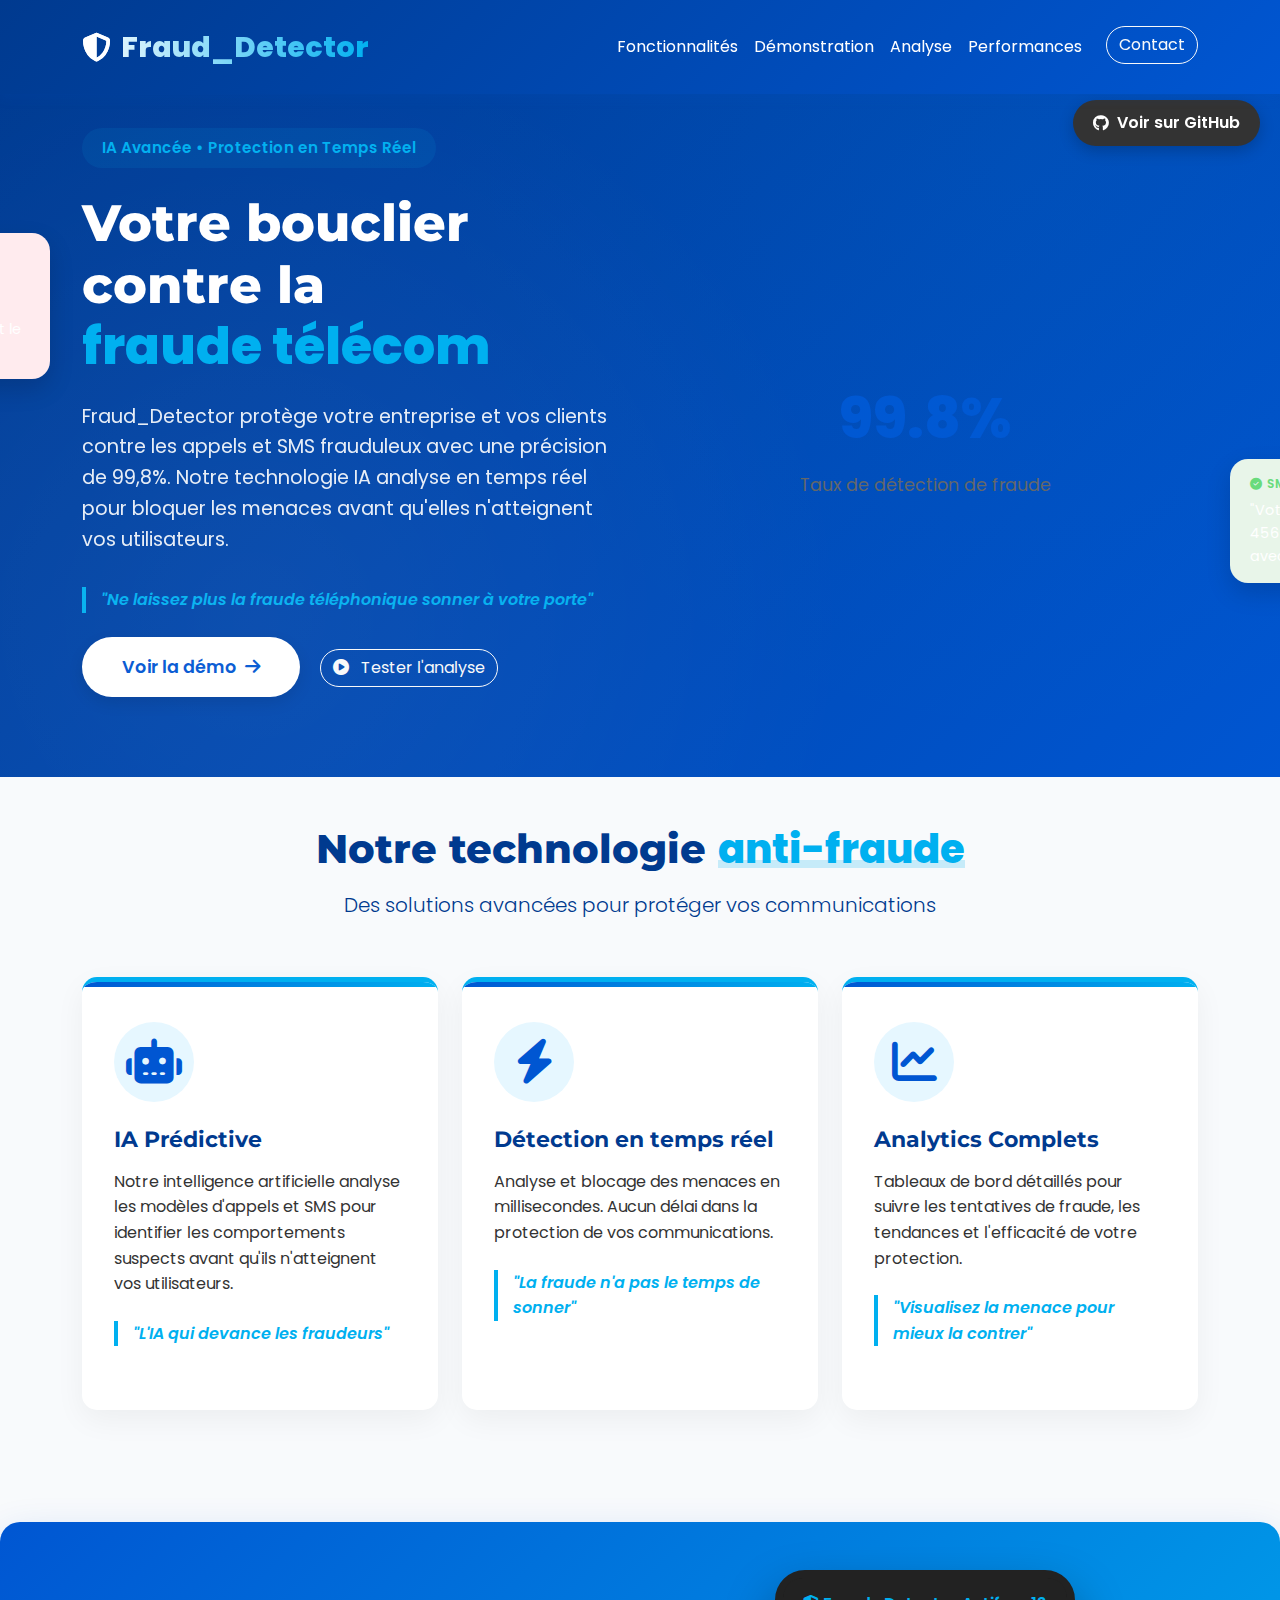
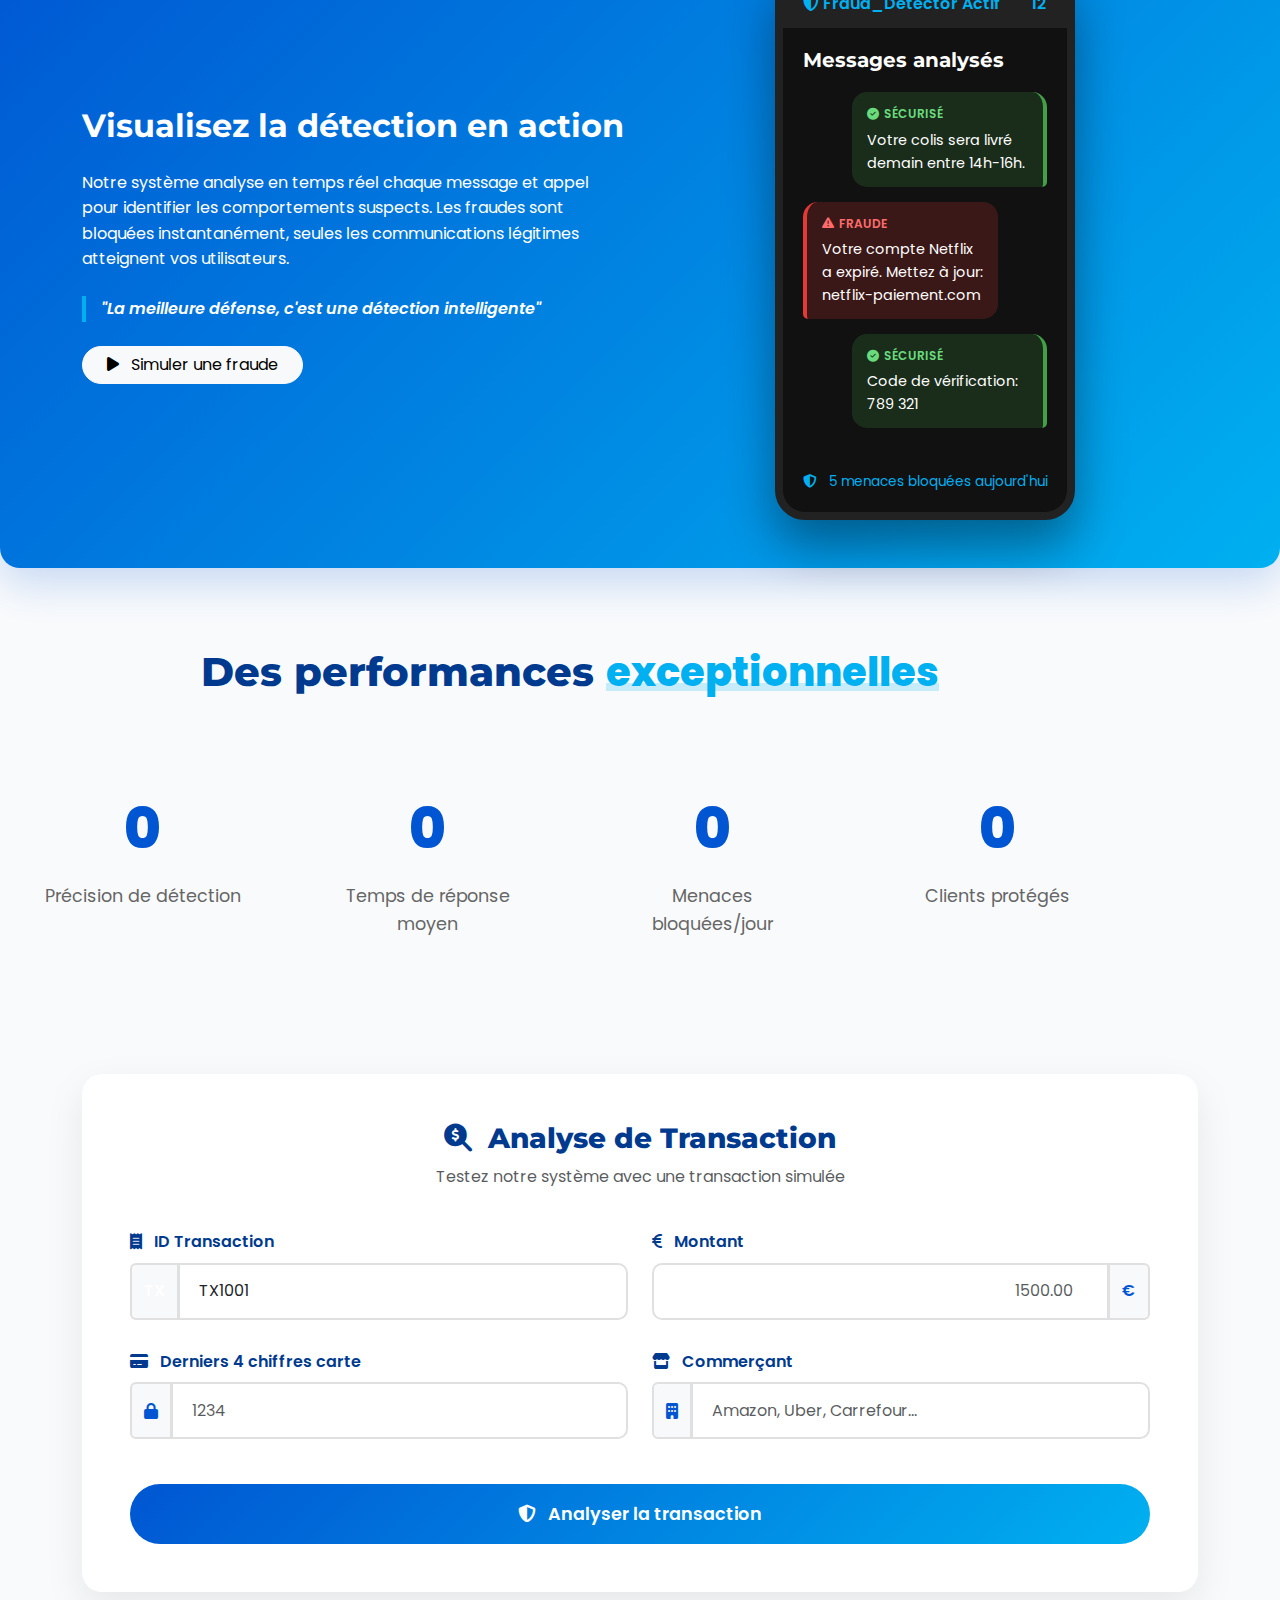
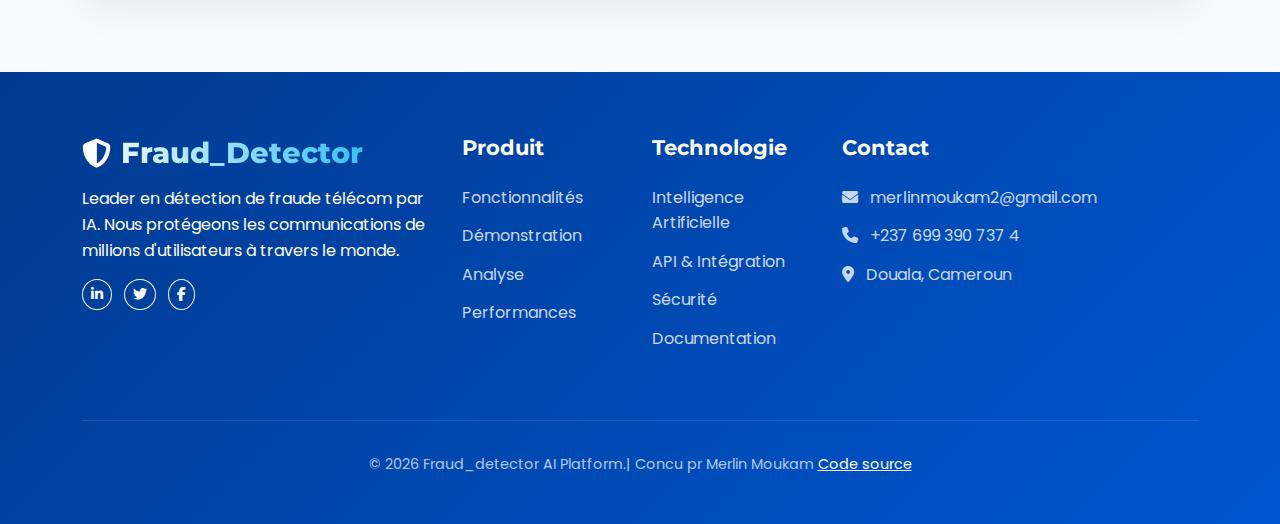
<file: templates/fraud/home.html>
<!DOCTYPE html>
<html lang="fr">
<head>
    <meta charset="UTF-8">
    <meta name="viewport" content="width=device-width, initial-scale=1.0">
    <title>Fraud_detector • Détection Intelligente de Fraude Télécom</title>
    <!-- Bootstrap 5 -->
    <link href="https://cdn.jsdelivr.net/npm/bootstrap@5.3.3/dist/css/bootstrap.min.css" rel="stylesheet">
    <!-- Font Awesome -->
    <link rel="stylesheet" href="https://cdnjs.cloudflare.com/ajax/libs/font-awesome/6.4.0/css/all.min.css">
    <!-- Google Fonts -->
    <link href="https://fonts.googleapis.com/css2?family=Poppins:wght@300;400;500;600;700&family=Montserrat:wght@700;800&display=swap" rel="stylesheet">
    <!-- Favicon -->
    <link rel="icon" type="image/x-icon" href="https://img.icons8.com/color/96/000000/shield.png">
    <style>
        :root {
            --telecom-blue: #0056D2;
            --telecom-dark-blue: #003A8F;
            --telecom-cyan: #00B0F0;
            --telecom-light-cyan: #E6F7FF;
            --telecom-purple: #7B1FA2;
            --telecom-gradient: linear-gradient(135deg, var(--telecom-blue) 0%, var(--telecom-cyan) 100%);
            --telecom-gradient-dark: linear-gradient(135deg, var(--telecom-dark-blue) 0%, var(--telecom-blue) 100%);
            --fraud-red: #E53935;
            --safe-green: #43A047;
        }
        
        * {
            font-family: 'Poppins', sans-serif;
        }
        
        body {
            background-color: #f8fafc;
            color: #333;
            line-height: 1.6;
            overflow-x: hidden;
        }
        
        h1, h2, h3, h4, h5, .brand {
            font-family: 'Montserrat', sans-serif;
            font-weight: 700;
        }
        
        /* Navbar */
        .navbar {
            padding: 1.2rem 0;
            background: var(--telecom-gradient-dark);
            box-shadow: 0 4px 12px rgba(0, 86, 210, 0.1);
            transition: all 0.3s ease;
            position: fixed;
            top: 0;
            width: 100%;
            z-index: 1000;
        }
        
        .navbar-brand {
            font-weight: 800;
            font-size: 1.8rem;
            background: linear-gradient(90deg, #FFFFFF 0%, var(--telecom-cyan) 100%);
            -webkit-background-clip: text;
            background-clip: text;
            color: transparent;
            display: flex;
            align-items: center;
        }
        
        .navbar-brand i {
            margin-right: 10px;
            font-size: 1.8rem;
            color: white;
        }
        
        /* Hero Section */
        .hero-section {
            padding: 8rem 0 5rem;
            background: var(--telecom-gradient-dark);
            color: white;
            position: relative;
            overflow: hidden;
        }
        
        .hero-section::before {
            content: "";
            position: absolute;
            top: 0;
            left: 0;
            width: 100%;
            height: 100%;
            background-image: radial-gradient(circle at 20% 80%, rgba(255, 255, 255, 0.05) 0%, transparent 50%),
                              radial-gradient(circle at 80% 20%, rgba(0, 176, 240, 0.05) 0%, transparent 50%);
        }
        
        .hero-title {
            font-size: 3.2rem;
            font-weight: 800;
            margin-bottom: 1.5rem;
            line-height: 1.2;
        }
        
        .hero-subtitle {
            font-size: 1.2rem;
            opacity: 0.9;
            margin-bottom: 2rem;
            max-width: 700px;
        }
        
        .highlight {
            color: var(--telecom-cyan);
            position: relative;
            display: inline-block;
        }
        
        .highlight::after {
            content: "";
            position: absolute;
            bottom: 5px;
            left: 0;
            width: 100%;
            height: 8px;
            background-color: rgba(0, 176, 240, 0.2);
            z-index: -1;
        }
        
        .tagline {
            display: inline-block;
            background: rgba(0, 176, 240, 0.1);
            color: var(--telecom-cyan);
            padding: 8px 20px;
            border-radius: 30px;
            font-size: 0.95rem;
            font-weight: 600;
            margin-bottom: 1.5rem;
        }
        
        .slogan {
            font-weight: 600;
            font-style: italic;
            color: var(--telecom-cyan);
            border-left: 4px solid var(--telecom-cyan);
            padding-left: 15px;
            margin: 1.5rem 0;
        }
        
        /* CTA Button */
        .cta-button {
            background: white;
            color: var(--telecom-blue);
            border: none;
            padding: 1rem 2.5rem;
            border-radius: 50px;
            font-weight: 600;
            font-size: 1.1rem;
            transition: all 0.3s ease;
            box-shadow: 0 6px 15px rgba(0, 0, 0, 0.1);
            display: inline-flex;
            align-items: center;
            text-decoration: none;
        }
        
        .cta-button:hover {
            transform: translateY(-3px);
            box-shadow: 0 10px 20px rgba(0, 0, 0, 0.15);
            color: var(--telecom-dark-blue);
        }
        
        .cta-button i {
            margin-left: 8px;
            transition: transform 0.3s ease;
        }
        
        .cta-button:hover i {
            transform: translateX(5px);
        }
        
        /* Section Titles */
        .section-title {
            text-align: center;
            margin-bottom: 3.5rem;
            color: var(--telecom-dark-blue);
        }
        
        .section-title h2 {
            font-size: 2.5rem;
            font-weight: 800;
            margin-bottom: 1rem;
        }
        
        /* Feature Cards */
        .feature-card {
            background: white;
            border-radius: 15px;
            padding: 2.5rem 2rem;
            box-shadow: 0 10px 30px rgba(0, 0, 0, 0.05);
            height: 100%;
            transition: transform 0.3s ease, box-shadow 0.3s ease;
            border-top: 5px solid var(--telecom-cyan);
            position: relative;
            overflow: hidden;
        }
        
        .feature-card::before {
            content: "";
            position: absolute;
            top: 0;
            left: 0;
            width: 100%;
            height: 5px;
            background: var(--telecom-gradient);
        }
        
        .feature-card:hover {
            transform: translateY(-10px);
            box-shadow: 0 15px 40px rgba(0, 86, 210, 0.1);
        }
        
        .feature-icon {
            font-size: 2.8rem;
            margin-bottom: 1.5rem;
            color: var(--telecom-blue);
            background: var(--telecom-light-cyan);
            width: 80px;
            height: 80px;
            border-radius: 50%;
            display: flex;
            align-items: center;
            justify-content: center;
        }
        
        .feature-title {
            font-size: 1.4rem;
            font-weight: 700;
            margin-bottom: 1rem;
            color: var(--telecom-dark-blue);
        }
        
        /* Demo Section */
        .demo-section {
            background: var(--telecom-gradient);
            color: white;
            border-radius: 20px;
            padding: 3rem;
            margin: 4rem 0;
            box-shadow: 0 15px 40px rgba(0, 86, 210, 0.2);
        }
        
        /* Demo Phone */
        .phone-mockup {
            position: relative;
            width: 320px;
            margin: 0 auto;
        }
        
        .phone-screen {
            background: #111;
            border-radius: 30px;
            padding: 20px 15px;
            width: 300px;
            height: 550px;
            margin: 0 auto;
            position: relative;
            box-shadow: 0 25px 50px rgba(0,0,0,0.4);
            border: 8px solid #222;
        }
        
        .phone-header {
            background: #222;
            height: 50px;
            border-radius: 20px 20px 0 0;
            position: absolute;
            top: 0;
            left: 0;
            right: 0;
            display: flex;
            align-items: center;
            justify-content: space-between;
            padding: 0 20px;
            color: var(--telecom-cyan);
            font-weight: 600;
        }
        
        .phone-content {
            position: absolute;
            top: 70px;
            left: 20px;
            right: 20px;
            color: white;
        }
        
        .message-list {
            display: flex;
            flex-direction: column;
            gap: 15px;
            margin-top: 20px;
        }
        
        .message {
            padding: 12px 15px;
            border-radius: 15px;
            max-width: 80%;
            font-size: 0.9rem;
            position: relative;
            animation: fadeIn 0.5s ease;
        }
        
        .fraud-message {
            background: rgba(229, 57, 53, 0.2);
            border-left: 4px solid var(--fraud-red);
            align-self: flex-start;
            border-bottom-left-radius: 5px;
        }
        
        .safe-message {
            background: rgba(67, 160, 71, 0.2);
            border-right: 4px solid var(--safe-green);
            align-self: flex-end;
            border-bottom-right-radius: 5px;
        }
        
        .message-label {
            font-size: 0.75rem;
            font-weight: 600;
            margin-bottom: 5px;
            display: flex;
            align-items: center;
            gap: 5px;
        }
        
        .message-label.fraud {
            color: #ff6b6b;
        }
        
        .message-label.safe {
            color: #69db7c;
        }
        
        .phone-footer {
            position: absolute;
            bottom: 20px;
            left: 0;
            right: 0;
            text-align: center;
            color: var(--telecom-cyan);
            font-size: 0.85rem;
        }
        
        .message-bubble {
            position: absolute;
            background: white;
            padding: 15px 20px;
            border-radius: 18px;
            max-width: 250px;
            box-shadow: 0 10px 25px rgba(0, 0, 0, 0.15);
            font-size: 0.9rem;
            z-index: 10;
        }
        
        .bubble-fraud {
            top: 30%;
            left: -200px;
            border-bottom-left-radius: 5px;
            background: #ffebee;
            border-left: 4px solid var(--fraud-red);
            animation: floatLeft 3s ease-in-out infinite;
        }
        
        .bubble-safe {
            bottom: 25%;
            right: -200px;
            border-bottom-right-radius: 5px;
            background: #e8f5e9;
            border-right: 4px solid var(--safe-green);
            animation: floatRight 3s ease-in-out infinite;
        }
        
        @keyframes floatLeft {
            0%, 100% { transform: translateY(0) translateX(0); }
            50% { transform: translateY(-10px) translateX(-5px); }
        }
        
        @keyframes floatRight {
            0%, 100% { transform: translateY(0) translateX(0); }
            50% { transform: translateY(-10px) translateX(5px); }
        }
        
        @keyframes fadeIn {
            from { opacity: 0; transform: translateY(10px); }
            to { opacity: 1; transform: translateY(0); }
        }
        
        /* Stats */
        .stats-container {
            margin: 5rem 0;
        }
        
        .stat-card {
            text-align: center;
            padding: 2rem;
        }
        
        .stat-number {
            font-size: 3.5rem;
            font-weight: 800;
            margin-bottom: 0.5rem;
            color: var(--telecom-blue);
        }
        
        .stat-text {
            font-size: 1.1rem;
            color: #666;
        }
        
        /* Analysis Form */
        .analysis-section {
            background: white;
            border-radius: 20px;
            padding: 3rem;
            box-shadow: 0 15px 40px rgba(0, 0, 0, 0.08);
            margin: 4rem 0;
        }
        
        .form-header {
            text-align: center;
            margin-bottom: 2.5rem;
        }
        
        .form-header h3 {
            color: var(--telecom-dark-blue);
            font-weight: 800;
        }
        
        .form-group-enhanced {
            margin-bottom: 1.8rem;
        }
        
        .form-label-enhanced {
            font-weight: 600;
            color: var(--telecom-dark-blue);
            margin-bottom: 0.5rem;
            display: block;
        }
        
        .form-control-enhanced {
            border: 2px solid #e0e0e0;
            border-radius: 10px;
            padding: 0.9rem 1.2rem;
            font-size: 1rem;
            transition: all 0.3s ease;
        }
        
        .form-control-enhanced:focus {
            border-color: var(--telecom-cyan);
            box-shadow: 0 0 0 0.25rem rgba(0, 176, 240, 0.25);
        }
        
        .input-group-enhanced .input-group-text {
            background-color: #f8f9fa;
            border: 2px solid #e0e0e0;
            color: var(--telecom-blue);
            font-weight: 600;
        }
        
        .btn-analysis {
            background: var(--telecom-gradient);
            color: white;
            border: none;
            padding: 1rem 3rem;
            border-radius: 50px;
            font-weight: 600;
            font-size: 1.1rem;
            transition: all 0.3s ease;
            width: 100%;
            margin-top: 1rem;
        }
        
        .btn-analysis:hover {
            transform: translateY(-3px);
            box-shadow: 0 10px 20px rgba(0, 86, 210, 0.3);
        }
        
        /* Footer */
        .footer {
            background: var(--telecom-gradient-dark);
            color: white;
            padding: 4rem 0 2rem;
            margin-top: 5rem;
        }
        
        .footer-heading {
            font-size: 1.3rem;
            font-weight: 700;
            margin-bottom: 1.5rem;
            color: white;
        }
        
        .footer-links a {
            color: rgba(255, 255, 255, 0.8);
            text-decoration: none;
            display: block;
            margin-bottom: 0.8rem;
            transition: color 0.3s ease;
        }
        
        .footer-links a:hover {
            color: var(--telecom-cyan);
        }
        
        .copyright {
            text-align: center;
            padding-top: 2rem;
            margin-top: 2rem;
            border-top: 1px solid rgba(255, 255, 255, 0.1);
            color: rgba(255, 255, 255, 0.7);
            font-size: 0.9rem;
        }
        
        /* Responsive */
        @media (max-width: 992px) {
            .hero-title {
                font-size: 2.5rem;
            }
            
            .section-title h2 {
                font-size: 2.2rem;
            }
            
            .message-bubble {
                position: relative;
                left: auto !important;
                right: auto !important;
                top: auto !important;
                bottom: auto !important;
                margin: 20px auto;
                max-width: 280px;
            }
            
            .phone-mockup {
                margin: 3rem auto;
            }
        }
        
        @media (max-width: 768px) {
            .hero-title {
                font-size: 2rem;
            }
            
            .hero-section {
                padding: 7rem 0 3rem;
            }
            
            .section-title h2 {
                font-size: 1.8rem;
            }
            
            .stat-number {
                font-size: 2.8rem;
            }
            
            .demo-section, .analysis-section {
                padding: 2rem;
            }
        }
        
        /* GitHub Badge */
        .github-badge {
            position: fixed;
            top: 100px;
            right: 20px;
            z-index: 1000;
        }
        
        .github-badge a {
            background: #333;
            color: white;
            padding: 10px 20px;
            border-radius: 30px;
            text-decoration: none;
            font-weight: 600;
            display: flex;
            align-items: center;
            gap: 8px;
            box-shadow: 0 5px 15px rgba(0,0,0,0.2);
            transition: all 0.3s ease;
        }
        
        .github-badge a:hover {
            background: #000;
            transform: translateY(-3px);
        }
    </style>
</head>
<body>
    <!-- GitHub Badge -->
    <div class="github-badge d-none d-md-block">
        <a href="https://github.com/moukcamer/Fraud_detector" target="_blank">
            <i class="fab fa-github"></i> Voir sur GitHub
        </a>
    </div>

    <!-- Navigation -->
    <nav class="navbar navbar-expand-lg">
        <div class="container">
            <a class="navbar-brand" href="#">
                <i class="fas fa-shield-alt"></i>
                Fraud_Detector
            </a>
            
            <button class="navbar-toggler" type="button" data-bs-toggle="collapse" data-bs-target="#navbarNav">
                <span class="navbar-toggler-icon" style="color: white; filter: invert(1);">☰</span>
            </button>
            
            <div class="collapse navbar-collapse" id="navbarNav">
                <ul class="navbar-nav ms-auto">
                    <li class="nav-item">
                        <a class="nav-link text-white" href="#features">Fonctionnalités</a>
                    </li>
                    <li class="nav-item">
                        <a class="nav-link text-white" href="#demo">Démonstration</a>
                    </li>
                    <li class="nav-item">
                        <a class="nav-link text-white" href="#analysis">Analyse</a>
                    </li>
                    <li class="nav-item">
                        <a class="nav-link text-white" href="#stats">Performances</a>
                    </li>
                    <li class="nav-item ms-lg-3">
                        <a class="btn btn-outline-light rounded-pill" href="#contact">Contact</a>
                    </li>
                </ul>
            </div>
        </div>
    </nav>

    <!-- Section Hero -->
    <section class="hero-section" id="home">
        <div class="container">
            <div class="row align-items-center">
                <div class="col-lg-6">
                    <span class="tagline">IA Avancée • Protection en Temps Réel</span>
                    <h1 class="hero-title">
                        Votre bouclier contre la <span class="highlight">fraude télécom</span>
                    </h1>
                    <p class="hero-subtitle">
                        Fraud_Detector protège votre entreprise et vos clients contre les appels et SMS frauduleux avec une précision de 99,8%. Notre technologie IA analyse en temps réel pour bloquer les menaces avant qu'elles n'atteignent vos utilisateurs.
                    </p>
                    <div class="slogan">
                        "Ne laissez plus la fraude téléphonique sonner à votre porte"
                    </div>
                    <div class="mt-4">
                        <a href="#demo" class="cta-button me-3">
                            Voir la démo <i class="fas fa-arrow-right"></i>
                        </a>
                        <a href="#analysis" class="btn btn-outline-light rounded-pill">
                            <i class="fas fa-play-circle me-2"></i> Tester l'analyse
                        </a>
                    </div>
                </div>
                <div class="col-lg-6">
                    <!-- Animation visuelle -->
                    <div class="message-bubble bubble-fraud">
                        <div class="message-label fraud">
                            <i class="fas fa-exclamation-triangle"></i> FRAUDE DÉTECTÉE
                        </div>
                        "URGENT: Votre compte bancaire est bloqué. Appelez immédiatement le 01 23 45 67 89"
                    </div>
                    
                    <div class="message-bubble bubble-safe">
                        <div class="message-label safe">
                            <i class="fas fa-check-circle"></i> SMS SÉCURISÉ
                        </div>
                        "Votre code de vérification: 456 789. Ne le partagez avec personne."
                    </div>
                    
                    <div class="text-center mt-5">
                        <div class="stat-card">
                            <div class="stat-number">99.8%</div>
                            <div class="stat-text">Taux de détection de fraude</div>
                        </div>
                    </div>
                </div>
            </div>
        </div>
    </section>

    <!-- Section Fonctionnalités -->
    <section id="features" class="container py-5">
        <div class="section-title">
            <h2>Notre technologie <span class="highlight">anti-fraude</span></h2>
            <p class="lead">Des solutions avancées pour protéger vos communications</p>
        </div>
        
        <div class="row g-4">
            <div class="col-md-6 col-lg-4">
                <div class="feature-card">
                    <div class="feature-icon">
                        <i class="fas fa-robot"></i>
                    </div>
                    <h3 class="feature-title">IA Prédictive</h3>
                    <p>Notre intelligence artificielle analyse les modèles d'appels et SMS pour identifier les comportements suspects avant qu'ils n'atteignent vos utilisateurs.</p>
                    <div class="slogan">"L'IA qui devance les fraudeurs"</div>
                </div>
            </div>
            
            <div class="col-md-6 col-lg-4">
                <div class="feature-card">
                    <div class="feature-icon">
                        <i class="fas fa-bolt"></i>
                    </div>
                    <h3 class="feature-title">Détection en temps réel</h3>
                    <p>Analyse et blocage des menaces en millisecondes. Aucun délai dans la protection de vos communications.</p>
                    <div class="slogan">"La fraude n'a pas le temps de sonner"</div>
                </div>
            </div>
            
            <div class="col-md-6 col-lg-4">
                <div class="feature-card">
                    <div class="feature-icon">
                        <i class="fas fa-chart-line"></i>
                    </div>
                    <h3 class="feature-title">Analytics Complets</h3>
                    <p>Tableaux de bord détaillés pour suivre les tentatives de fraude, les tendances et l'efficacité de votre protection.</p>
                    <div class="slogan">"Visualisez la menace pour mieux la contrer"</div>
                </div>
            </div>
        </div>
    </section>

    <!-- Section Démonstration -->
    <section id="demo" class="demo-section">
        <div class="container">
            <div class="row align-items-center">
                <div class="col-lg-6">
                    <h2 class="text-white mb-4">Visualisez la détection en action</h2>
                    <p class="text-white opacity-90">
                        Notre système analyse en temps réel chaque message et appel pour identifier les comportements suspects. Les fraudes sont bloquées instantanément, seules les communications légitimes atteignent vos utilisateurs.
                    </p>
                    <div class="slogan text-white">
                        "La meilleure défense, c'est une détection intelligente"
                    </div>
                    <div class="mt-4">
                        <button class="btn btn-light rounded-pill px-4" id="simulateFraud">
                            <i class="fas fa-play me-2"></i> Simuler une fraude
                        </button>
                    </div>
                </div>
                <div class="col-lg-6">
                    <div class="phone-mockup">
                        <div class="phone-screen">
                            <div class="phone-header">
                                <span><i class="fas fa-shield-alt"></i> Fraud_Detector Actif</span>
                                <span id="threatCount">12</span>
                            </div>
                            <div class="phone-content">
                                <h5 class="text-telecom-cyan mb-3">Messages analysés</h5>
                                <div class="message-list" id="messageList">
                                    <!-- Messages seront ajoutés par JavaScript -->
                                    <div class="message safe-message">
                                        <div class="message-label safe">
                                            <i class="fas fa-check-circle"></i> SÉCURISÉ
                                        </div>
                                        Votre colis sera livré demain entre 14h-16h.
                                    </div>
                                    <div class="message fraud-message">
                                        <div class="message-label fraud">
                                            <i class="fas fa-exclamation-triangle"></i> FRAUDE
                                        </div>
                                        Votre compte Netflix a expiré. Mettez à jour: netflix-paiement.com
                                    </div>
                                    <div class="message safe-message">
                                        <div class="message-label safe">
                                            <i class="fas fa-check-circle"></i> SÉCURISÉ
                                        </div>
                                        Code de vérification: 789 321
                                    </div>
                                </div>
                            </div>
                            <div class="phone-footer">
                                <i class="fas fa-shield-alt me-2"></i> 
                                <span id="blockedCount">5 menaces</span> bloquées aujourd'hui
                            </div>
                        </div>
                    </div>
                </div>
            </div>
        </div>
    </section>

    <!-- Section Statistiques -->
    <section id="stats" class="container stats-container">
        <div class="section-title">
            <h2>Des performances <span class="highlight">exceptionnelles</span></h2>
        </div>
        
        <div class="row text-center">
            <div class="col-md-3 col-6 mb-4">
                <div class="stat-card">
                    <div class="stat-number" id="stat1">0</div>
                    <div class="stat-text">Précision de détection</div>
                </div>
            </div>
            <div class="col-md-3 col-6 mb-4">
                <div class="stat-card">
                    <div class="stat-number" id="stat2">0</div>
                    <div class="stat-text">Temps de réponse moyen</div>
                </div>
            </div>
            <div class="col-md-3 col-6 mb-4">
                <div class="stat-card">
                    <div class="stat-number" id="stat3">0</div>
                    <div class="stat-text">Menaces bloquées/jour</div>
                </div>
            </div>
            <div class="col-md-3 col-6 mb-4">
                <div class="stat-card">
                    <div class="stat-number" id="stat4">0</div>
                    <div class="stat-text">Clients protégés</div>
                </div>
            </div>
        </div>
    </section>

    <!-- Section Analyse -->
    <section id="analysis" class="container">
        <div class="analysis-section">
            <div class="form-header">
                <h3><i class="fas fa-search-dollar me-2"></i> Analyse de Transaction</h3>
                <p class="text-muted">Testez notre système avec une transaction simulée</p>
            </div>
            
            <form id="transactionForm">
                <div class="row">
                    <div class="col-md-6">
                        <div class="form-group-enhanced">
                            <label class="form-label-enhanced">
                                <i class="fas fa-receipt me-2"></i> ID Transaction
                            </label>
                            <div class="input-group input-group-enhanced">
                                <span class="input-group-text telecom-gradient text-white">TX</span>
                                <input type="text" id="transactionId" class="form-control form-control-enhanced" value="TX1001" required>
                            </div>
                        </div>
                    </div>
                    
                    <div class="col-md-6">
                        <div class="form-group-enhanced">
                            <label class="form-label-enhanced">
                                <i class="fas fa-euro-sign me-2"></i> Montant
                            </label>
                            <div class="input-group input-group-enhanced">
                                <input type="number" step="0.01" id="transactionAmount" class="form-control form-control-enhanced text-end" placeholder="1500.00" required>
                                <span class="input-group-text">€</span>
                            </div>
                        </div>
                    </div>
                </div>
                
                <div class="row">
                    <div class="col-md-6">
                        <div class="form-group-enhanced">
                            <label class="form-label-enhanced">
                                <i class="fas fa-credit-card me-2"></i> Derniers 4 chiffres carte
                            </label>
                            <div class="input-group input-group-enhanced">
                                <span class="input-group-text">
                                    <i class="fas fa-lock"></i>
                                </span>
                                <input type="text" id="cardLast4" class="form-control form-control-enhanced" maxlength="4" placeholder="1234" required pattern="\d{4}">
                            </div>
                        </div>
                    </div>
                    
                    <div class="col-md-6">
                        <div class="form-group-enhanced">
                            <label class="form-label-enhanced">
                                <i class="fas fa-store me-2"></i> Commerçant
                            </label>
                            <div class="input-group input-group-enhanced">
                                <span class="input-group-text">
                                    <i class="fas fa-building"></i>
                                </span>
                                <input type="text" id="merchant" class="form-control form-control-enhanced" placeholder="Amazon, Uber, Carrefour..." required>
                            </div>
                        </div>
                    </div>
                </div>
                
                <div class="text-center">
                    <button type="submit" class="btn-analysis">
                        <i class="fas fa-shield-alt me-2"></i> Analyser la transaction
                    </button>
                </div>
            </form>
            
            <!-- Résultat de l'analyse -->
            <div class="mt-5" id="analysisResult" style="display: none;">
                <div class="card">
                    <div class="card-body">
                        <h5 class="card-title"><i class="fas fa-chart-bar me-2"></i> Résultat de l'analyse</h5>
                        <div class="row mt-4">
                            <div class="col-md-6">
                                <div class="d-flex align-items-center mb-3">
                                    <div class="me-3">
                                        <div class="bg-success rounded-circle p-3">
                                            <i class="fas fa-check text-white"></i>
                                        </div>
                                    </div>
                                    <div>
                                        <h6 class="mb-1">Risque de fraude</h6>
                                        <div class="progress" style="height: 10px;">
                                            <div class="progress-bar bg-success" id="riskPercentage" style="width: 15%"></div>
                                        </div>
                                        <small class="text-muted" id="riskText">Faible risque (15%)</small>
                                    </div>
                                </div>
                            </div>
                            <div class="col-md-6">
                                <div class="d-flex align-items-center mb-3">
                                    <div class="me-3">
                                        <div class="bg-primary rounded-circle p-3">
                                            <i class="fas fa-shield-alt text-white"></i>
                                        </div>
                                    </div>
                                    <div>
                                        <h6 class="mb-1">Recommandation</h6>
                                        <h5 class="text-success" id="recommendation">Transaction approuvée</h5>
                                    </div>
                                </div>
                            </div>
                        </div>
                        <div class="alert alert-info mt-3">
                            <i class="fas fa-info-circle me-2"></i>
                            <span id="analysisDetails">Cette transaction présente un profil normal et correspond aux habitudes du client.</span>
                        </div>
                    </div>
                </div>
            </div>
        </div>
    </section>

    <!-- Footer -->
    <footer class="footer" id="contact">
        <div class="container">
            <div class="row">
                <div class="col-lg-4 mb-4">
                    <h3 class="navbar-brand mb-3"><i class="fas fa-shield-alt"></i> Fraud_Detector</h3>
                    <p>Leader en détection de fraude télécom par IA. Nous protégeons les communications de millions d'utilisateurs à travers le monde.</p>
                    <div class="mt-3">
                        <a href="#" class="btn btn-outline-light btn-sm rounded-circle me-2"><i class="fab fa-linkedin-in"></i></a>
                        <a href="#" class="btn btn-outline-light btn-sm rounded-circle me-2"><i class="fab fa-twitter"></i></a>
                        <a href="#" class="btn btn-outline-light btn-sm rounded-circle"><i class="fab fa-facebook-f"></i></a>
                    </div>
                </div>
                
                <div class="col-lg-2 col-md-6 mb-4">
                    <h5 class="footer-heading">Produit</h5>
                    <div class="footer-links">
                        <a href="#features">Fonctionnalités</a>
                        <a href="#demo">Démonstration</a>
                        <a href="#analysis">Analyse</a>
                        <a href="#stats">Performances</a>
                    </div>
                </div>
                
                <div class="col-lg-2 col-md-6 mb-4">
                    <h5 class="footer-heading">Technologie</h5>
                    <div class="footer-links">
                        <a href="#">Intelligence Artificielle</a>
                        <a href="#">API & Intégration</a>
                        <a href="#">Sécurité</a>
                        <a href="#">Documentation</a>
                    </div>
                </div>
                
                <div class="col-lg-4 mb-4">
                    <h5 class="footer-heading">Contact</h5>
                    <div class="footer-links">
                        <a href="#"><i class="fas fa-envelope me-2"></i> merlinmoukam2@gmail.com</a>
                        <a href="#"><i class="fas fa-phone me-2"></i> +237 699 390 737 4</a>
                        <a href="#"><i class="fas fa-map-marker-alt me-2"></i> Douala, Cameroun</a>
                    </div>
                </div>
            </div>
            
            <div class="copyright">
                <p>&copy; 2026 Fraud_detector AI Platform.| Concu pr Merlin Moukam
                   <a href="https://github.com/moukcamer/Fraud_detector" class="text-white" target="_blank">Code source</a></p>
            </div>
        </div>
    </footer>

    <!-- Bootstrap JS -->
    <script src="https://cdn.jsdelivr.net/npm/bootstrap@5.3.3/dist/js/bootstrap.bundle.min.js"></script>
    
    <script>
        // Animation de la navbar au scroll
        window.addEventListener('scroll', function() {
            const navbar = document.querySelector('.navbar');
            if (window.scrollY > 50) {
                navbar.style.padding = '0.8rem 0';
                navbar.style.boxShadow = '0 4px 20px rgba(0, 86, 210, 0.15)';
            } else {
                navbar.style.padding = '1.2rem 0';
                navbar.style.boxShadow = '0 4px 12px rgba(0, 86, 210, 0.1)';
            }
        });
        
        // Animation des statistiques
        function animateCounter(element, target, suffix = '') {
            let current = 0;
            const increment = target / 50;
            const timer = setInterval(() => {
                current += increment;
                if (current >= target) {
                    current = target;
                    clearInterval(timer);
                }
                element.textContent = Math.round(current) + suffix;
            }, 40);
        }
        
        // Déclencher l'animation des statistiques quand elles sont visibles
        const observer = new IntersectionObserver((entries) => {
            entries.forEach(entry => {
                if (entry.isIntersecting) {
                    animateCounter(document.getElementById('stat1'), 99.8, '%');
                    animateCounter(document.getElementById('stat2'), 50, 'ms');
                    animateCounter(document.getElementById('stat3'), 10000, '+');
                    animateCounter(document.getElementById('stat4'), 250, '+');
                    observer.unobserve(entry.target);
                }
            });
        }, { threshold: 0.5 });
        
        document.addEventListener('DOMContentLoaded', function() {
            const statsSection = document.querySelector('.stats-container');
            if (statsSection) {
                observer.observe(statsSection);
            }
            
            // Smooth scrolling pour les ancres
            document.querySelectorAll('a[href^="#"]').forEach(anchor => {
                anchor.addEventListener('click', function(e) {
                    e.preventDefault();
                    const targetId = this.getAttribute('href');
                    if (targetId === '#') return;
                    
                    const targetElement = document.querySelector(targetId);
                    if (targetElement) {
                        window.scrollTo({
                            top: targetElement.offsetTop - 80,
                            behavior: 'smooth'
                        });
                    }
                });
            });
            
            // Simulation de fraude
            const simulateBtn = document.getElementById('simulateFraud');
            const messageList = document.getElementById('messageList');
            const threatCount = document.getElementById('threatCount');
            const blockedCount = document.getElementById('blockedCount');
            
            let threatCounter = 12;
            let blockedCounter = 5;
            
            const fraudMessages = [
                {
                    type: 'fraud',
                    text: "URGENT: Votre compte Amazon a été piraté. Cliquez: amazon-secure-verify.com"
                },
                {
                    type: 'fraud',
                    text: "Vous avez gagné 5000€! Envoyez 50€ pour recevoir votre prix: paypal.me/win"
                },
                {
                    type: 'safe',
                    text: "Rappel: Votre rendez-vous médical est demain à 14h30"
                },
                {
                    type: 'fraud',
                    text: "Alerte sécurité: Votre carte sera bloquée dans 2h. Appelez: 01 87 65 43 21"
                },
                {
                    type: 'safe',
                    text: "Votre facture d'électricité de 85.60€ a été prélevée"
                }
            ];
            
            simulateBtn.addEventListener('click', function() {
                const randomMsg = fraudMessages[Math.floor(Math.random() * fraudMessages.length)];
                
                const messageDiv = document.createElement('div');
                messageDiv.className = `message ${randomMsg.type === 'fraud' ? 'fraud-message' : 'safe-message'}`;
                messageDiv.innerHTML = `
                    <div class="message-label ${randomMsg.type === 'fraud' ? 'fraud' : 'safe'}">
                        <i class="fas fa-${randomMsg.type === 'fraud' ? 'exclamation-triangle' : 'check-circle'}"></i>
                        ${randomMsg.type === 'fraud' ? 'FRAUDE' : 'SÉCURISÉ'}
                    </div>
                    ${randomMsg.text}
                `;
                
                // Ajouter en haut de la liste
                messageList.insertBefore(messageDiv, messageList.firstChild);
                
                // Limiter à 5 messages max
                if (messageList.children.length > 5) {
                    messageList.removeChild(messageList.lastChild);
                }
                
                // Mettre à jour les compteurs
                if (randomMsg.type === 'fraud') {
                    threatCounter++;
                    blockedCounter++;
                    threatCount.textContent = threatCounter;
                    blockedCount.textContent = blockedCounter + ' menaces';
                }
                
                // Animation
                messageDiv.style.opacity = '0';
                messageDiv.style.transform = 'translateY(20px)';
                
                setTimeout(() => {
                    messageDiv.style.transition = 'opacity 0.3s ease, transform 0.3s ease';
                    messageDiv.style.opacity = '1';
                    messageDiv.style.transform = 'translateY(0)';
                }, 10);
            });
            
            // Analyse de transaction
            const transactionForm = document.getElementById('transactionForm');
            const analysisResult = document.getElementById('analysisResult');
            const riskPercentage = document.getElementById('riskPercentage');
            const riskText = document.getElementById('riskText');
            const recommendation = document.getElementById('recommendation');
            const analysisDetails = document.getElementById('analysisDetails');
            
            transactionForm.addEventListener('submit', function(e) {
                e.preventDefault();
                
                // Récupérer les valeurs du formulaire
                const amount = parseFloat(document.getElementById('transactionAmount').value);
                const merchant = document.getElementById('merchant').value.toLowerCase();
                const cardLast4 = document.getElementById('cardLast4').value;
                
                // Simulation d'analyse de risque
                let risk = 5; // Risque de base
                
                // Facteurs de risque
                if (amount > 1000) risk += 10;
                if (amount > 5000) risk += 25;
                
                if (merchant.includes('crypto') || merchant.includes('casino')) risk += 30;
                if (merchant.includes('amazon') || merchant.includes('uber')) risk -= 5;
                
                // Derniers chiffres de carte
                if (cardLast4 === '1234' || cardLast4 === '0000') risk += 15;
                
                // Limiter le risque entre 1% et 95%
                risk = Math.max(1, Math.min(risk, 95));
                
                // Déterminer la recommandation
                let recText, recClass, details;
                
                if (risk < 20) {
                    recText = "Transaction approuvée";
                    recClass = "text-success";
                    details = "Cette transaction présente un profil normal et correspond aux habitudes du client.";
                } else if (risk < 50) {
                    recText = "Vérification recommandée";
                    recClass = "text-warning";
                    details = "Certains facteurs nécessitent une vérification supplémentaire. Recommandation: authentification à deux facteurs.";
                } else {
                    recText = "Transaction bloquée";
                    recClass = "text-danger";
                    details = "Transaction à haut risque détectée. Nous recommandons de bloquer cette transaction et de contacter le client.";
                }
                
                // Mettre à jour l'affichage
                riskPercentage.style.width = risk + '%';
                riskPercentage.className = 'progress-bar ' + 
                    (risk < 20 ? 'bg-success' : risk < 50 ? 'bg-warning' : 'bg-danger');
                
                riskText.textContent = 
                    (risk < 20 ? 'Faible risque' : risk < 50 ? 'Risque modéré' : 'Haut risque') + 
                    ' (' + risk.toFixed(0) + '%)';
                
                recommendation.textContent = recText;
                recommendation.className = recClass;
                analysisDetails.textContent = details;
                
                // Afficher les résultats
                analysisResult.style.display = 'block';
                
                // Scroll vers les résultats
                setTimeout(() => {
                    analysisResult.scrollIntoView({ behavior: 'smooth', block: 'nearest' });
                }, 100);
            });
            
            // Validation des 4 derniers chiffres de la carte
            const cardInput = document.getElementById('cardLast4');
            cardInput.addEventListener('input', function() {
                this.value = this.value.replace(/[^0-9]/g, '');
                if (this.value.length > 4) {
                    this.value = this.value.substring(0, 4);
                }
            });
        });
    </script>
</body>
</html>
</file>
